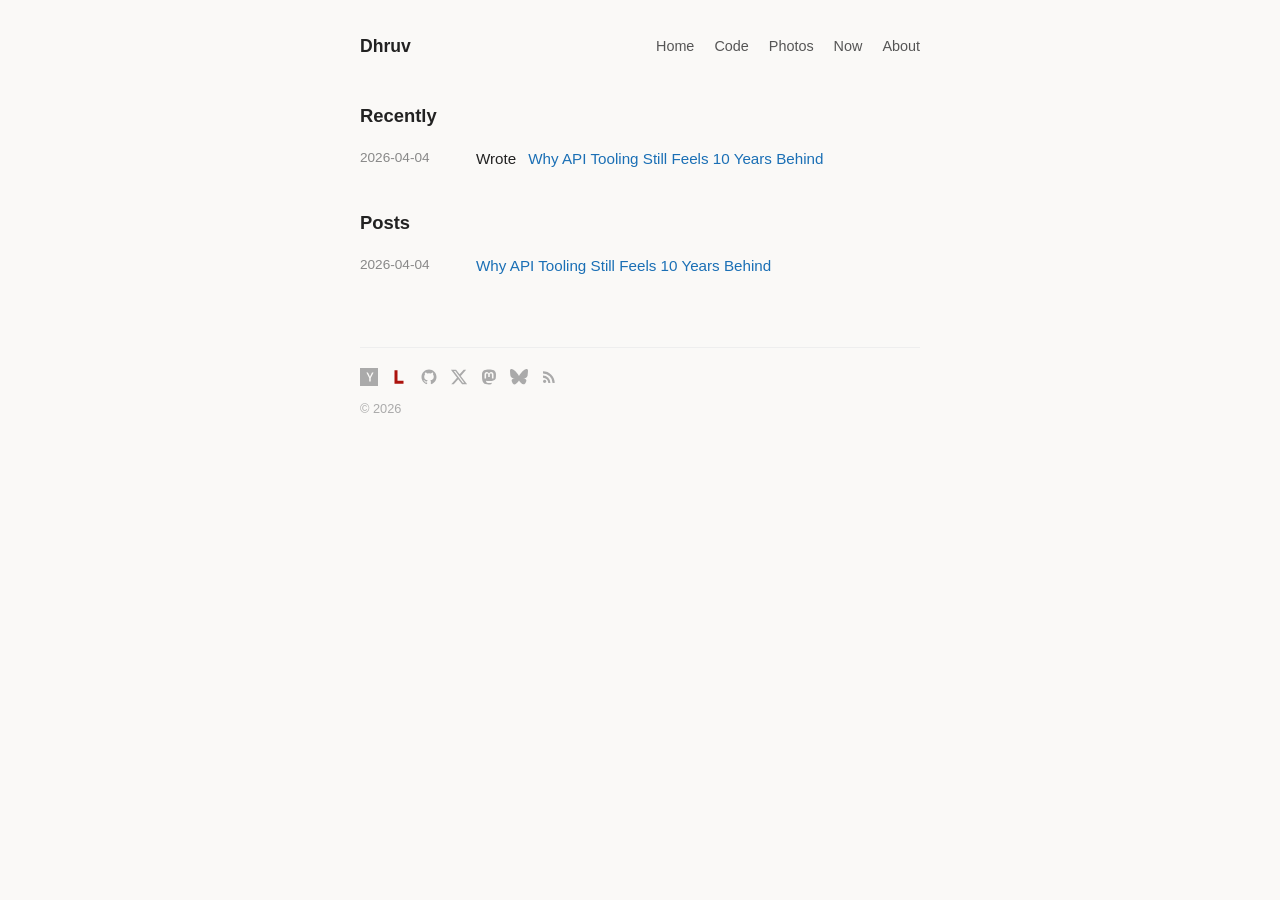
<file: index.html>
<!DOCTYPE html>
<html lang="en">
<head>
  <meta charset="utf-8">
  <meta name="viewport" content="width=device-width, initial-scale=1">
  <meta name="robots" content="index, follow, max-image-preview:large, max-snippet:-1, max-video-preview:-1">
  <meta name="google-site-verification" content="YOUR_VERIFICATION_CODE">
  <title>Dhruv</title>
  <meta name="description" content="Short posts about software, opinions, and photos.">
  <link rel="canonical" href="https://example.com/">
  <link rel="alternate" type="application/rss+xml" title="Dhruv" href="https://example.com/feed.xml">
  <link rel="icon" href="favicon.svg" type="image/svg+xml">
  <link rel="manifest" href="site.webmanifest">

  <!-- Open Graph -->
  <meta property="og:title" content="Dhruv">
  <meta property="og:description" content="Short posts about software, opinions, and photos.">
  <meta property="og:type" content="website">
  <meta property="og:url" content="https://example.com/">
  <meta property="og:site_name" content="Dhruv">
  <meta name="twitter:card" content="summary">
  <meta name="twitter:title" content="Dhruv">
  <meta name="twitter:description" content="Short posts about software, opinions, and photos.">
  <!-- JSON-LD -->
  <script type="application/ld+json">
  {
    "@context": "https://schema.org",
    "@type": "Blog",
    "name": "Dhruv",
    "url": "https://example.com",
    "description": "Short posts about software, opinions, and photos.",
    "author": {
      "@type": "Person",
      "name": "Dhruv",
      "url": "https://example.com/about.html"
    },
    "blogPost": [
      {
        "@type": "BlogPosting",
        "headline": "Why API Tooling Still Feels 10 Years Behind",
        "url": "https://example.com/posts/why-api-tooling-still-feels-10-years-behind.html",
        "datePublished": "2026-04-04"
      }
    ]
  }
  </script>
  <link rel="stylesheet" href="style.css">

</head>
<body>
  <nav>
    <a href="./" class="site-name">Dhruv</a>
    <div class="nav-links">
      <a href="./">Home</a>
      <a href="code.html">Code</a>
      <a href="photos/">Photos</a>
      <a href="now.html">Now</a>
      <a href="about.html">About</a>
    </div>
  </nav>

  <main>
    <h2>Recently</h2>
    <ul class="post-list">
      <li><time datetime="2026-04-04">2026-04-04</time> Wrote <a href="posts/why-api-tooling-still-feels-10-years-behind.html">Why API Tooling Still Feels 10 Years Behind</a></li>
    </ul>

    <h2>Posts</h2>
    <ul class="post-list">
      <li><time datetime="2026-04-04">2026-04-04</time> <a href="posts/why-api-tooling-still-feels-10-years-behind.html">Why API Tooling Still Feels 10 Years Behind</a></li>
    </ul>
  </main>

  <footer>
    <div class="social-links">
      <a href="https://news.ycombinator.com/user?id=dhruv3006" title="Hacker News"><svg viewBox="0 0 24 24"><path d="M0 0v24h24V0H0zm12.3 13.3l-3.8-7.2h2.1l2.7 5.4 2.7-5.4h2.1l-3.8 7.2v4.7h-2v-4.7z"/></svg></a>
      <a href="https://lobste.rs/u/dhruvp" title="Lobsters"><svg viewBox="0 0 24 24"><path d="M6 3h4v14h8v4H6V3z" fill="#ac130d"/></svg></a>
      <a href="https://github.com/dp1620" title="GitHub"><svg viewBox="0 0 24 24"><path d="M12 2C6.477 2 2 6.477 2 12c0 4.42 2.865 8.17 6.839 9.49.5.092.682-.217.682-.482 0-.237-.009-.866-.013-1.7-2.782.604-3.369-1.34-3.369-1.34-.454-1.156-1.11-1.463-1.11-1.463-.908-.62.069-.608.069-.608 1.003.07 1.531 1.03 1.531 1.03.892 1.529 2.341 1.087 2.91.831.092-.646.35-1.086.636-1.336-2.22-.253-4.555-1.11-4.555-4.943 0-1.091.39-1.984 1.029-2.683-.103-.253-.446-1.27.098-2.647 0 0 .84-.269 2.75 1.025A9.578 9.578 0 0112 6.836a9.59 9.59 0 012.504.337c1.909-1.294 2.747-1.025 2.747-1.025.546 1.377.203 2.394.1 2.647.64.699 1.028 1.592 1.028 2.683 0 3.842-2.339 4.687-4.566 4.935.359.309.678.919.678 1.852 0 1.336-.012 2.415-.012 2.743 0 .267.18.578.688.48C19.138 20.167 22 16.418 22 12c0-5.523-4.477-10-10-10z"/></svg></a>
      <a href="https://x.com/dhruv2038" title="X"><svg viewBox="0 0 24 24"><path d="M18.244 2.25h3.308l-7.227 8.26 8.502 11.24H16.17l-5.214-6.817L4.99 21.75H1.68l7.73-8.835L1.254 2.25H8.08l4.713 6.231zm-1.161 17.52h1.833L7.084 4.126H5.117z"/></svg></a>
      <a href="https://mastodon.social/@dhruv2038" title="Mastodon" rel="me"><svg viewBox="0 0 24 24"><path d="M21.327 8.566c0-4.339-2.843-5.61-2.843-5.61-1.433-.658-3.894-.935-6.451-.956h-.063c-2.557.021-5.016.298-6.45.956 0 0-2.843 1.272-2.843 5.61 0 .993-.019 2.181.012 3.441.103 4.243.778 8.425 4.701 9.463 1.809.479 3.362.579 4.612.51 2.268-.126 3.541-.809 3.541-.809l-.075-1.646s-1.621.511-3.441.449c-1.804-.062-3.707-.194-3.999-2.409a4.523 4.523 0 01-.04-.621s1.77.432 4.014.535c1.372.063 2.658-.08 3.965-.236 2.506-.299 4.688-1.843 4.962-3.254.431-2.223.396-5.424.396-5.424zm-3.353 5.59h-2.081V9.057c0-1.075-.452-1.62-1.357-1.62-1 0-1.501.647-1.501 1.927v2.791h-2.069V9.364c0-1.28-.501-1.927-1.502-1.927-.904 0-1.357.546-1.357 1.62v5.099H6.026V8.903c0-1.074.273-1.927.823-2.558.566-.631 1.307-.955 2.228-.955 1.065 0 1.872.41 2.405 1.228l.518.869.519-.869c.533-.818 1.34-1.228 2.405-1.228.92 0 1.662.324 2.228.955.549.631.822 1.484.822 2.558v5.253z"/></svg></a>
      <a href="https://bsky.app/profile/dp2038.bsky.social" title="Bluesky"><svg viewBox="0 0 24 24"><path d="M12 10.8c-1.087-2.114-4.046-6.053-6.798-7.995C2.566.944 1.561 1.266.902 1.565.139 1.908 0 3.08 0 3.768c0 .69.378 5.65.596 6.449.764 2.794 3.504 3.72 5.97 3.46-3.326.5-6.24 1.854-3.1 6.504C6.376 24.149 9.428 20.397 12 16.798c2.572 3.599 5.452 7.226 8.534 3.383 3.14-4.65.227-6.003-3.1-6.504 2.466.26 5.206-.666 5.97-3.46C23.622 9.418 24 4.458 24 3.768c0-.69-.139-1.861-.902-2.203-.659-.3-1.664-.62-4.3 1.24C16.046 4.748 13.087 8.687 12 10.8z"/></svg></a>
      <a href="feed.xml" title="RSS Feed"><svg viewBox="0 0 24 24"><path d="M6.18 15.64a2.18 2.18 0 0 1 2.18 2.18C8.36 19 7.38 20 6.18 20 5 20 4 19 4 17.82a2.18 2.18 0 0 1 2.18-2.18M4 4.44A15.56 15.56 0 0 1 19.56 20h-2.83A12.73 12.73 0 0 0 4 7.27V4.44m0 5.66a9.9 9.9 0 0 1 9.9 9.9h-2.83A7.07 7.07 0 0 0 4 12.93V10.1z"/></svg></a>
    </div>
    <p>&copy; 2026</p>
  </footer>
</body>
</html>
</file>
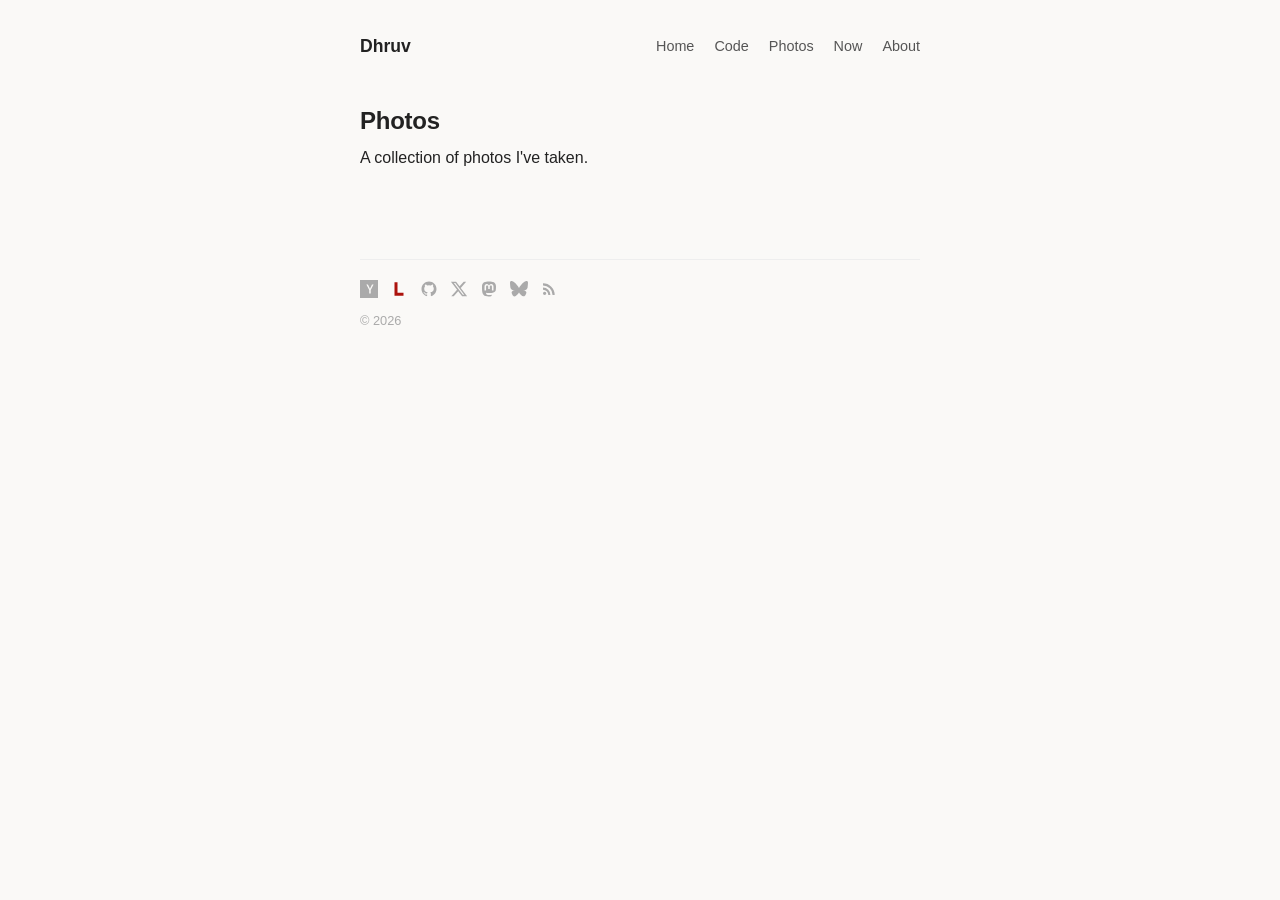
<file: photos/index.html>
<!DOCTYPE html>
<html lang="en">
<head>
  <meta charset="utf-8">
  <meta name="viewport" content="width=device-width, initial-scale=1">
  <meta name="robots" content="index, follow, max-image-preview:large, max-snippet:-1, max-video-preview:-1">
  <title>Photos - Dhruv</title>
  <meta name="description" content="A collection of photos I've taken.">
  <link rel="canonical" href="https://example.com/photos/">
  <link rel="alternate" type="application/rss+xml" title="Dhruv" href="https://example.com/feed.xml">
  <link rel="icon" href="../favicon.svg" type="image/svg+xml">
  <link rel="manifest" href="../site.webmanifest">

  <!-- Open Graph -->
  <meta property="og:title" content="Photos - Dhruv">
  <meta property="og:description" content="A collection of photos I've taken.">
  <meta property="og:type" content="website">
  <meta property="og:url" content="https://example.com/photos/">
  <meta property="og:site_name" content="Dhruv">
  <meta name="twitter:card" content="summary">
  <meta name="twitter:title" content="Photos - Dhruv">
  <meta name="twitter:description" content="A collection of photos I've taken.">
  <link rel="stylesheet" href="../style.css">

</head>
<body>
  <nav>
    <a href="../" class="site-name">Dhruv</a>
    <div class="nav-links">
      <a href="../">Home</a>
      <a href="../code.html">Code</a>
      <a href="./">Photos</a>
      <a href="../now.html">Now</a>
      <a href="../about.html">About</a>
    </div>
  </nav>

  <main>
    <h1>Photos</h1>
    <p>A collection of photos I've taken.</p>

    <div class="photo-grid">
    </div>
  </main>

  <footer>
    <div class="social-links">
      <a href="https://news.ycombinator.com/user?id=dhruv3006" title="Hacker News"><svg viewBox="0 0 24 24"><path d="M0 0v24h24V0H0zm12.3 13.3l-3.8-7.2h2.1l2.7 5.4 2.7-5.4h2.1l-3.8 7.2v4.7h-2v-4.7z"/></svg></a>
      <a href="https://lobste.rs/u/dhruvp" title="Lobsters"><svg viewBox="0 0 24 24"><path d="M6 3h4v14h8v4H6V3z" fill="#ac130d"/></svg></a>
      <a href="https://github.com/dp1620" title="GitHub"><svg viewBox="0 0 24 24"><path d="M12 2C6.477 2 2 6.477 2 12c0 4.42 2.865 8.17 6.839 9.49.5.092.682-.217.682-.482 0-.237-.009-.866-.013-1.7-2.782.604-3.369-1.34-3.369-1.34-.454-1.156-1.11-1.463-1.11-1.463-.908-.62.069-.608.069-.608 1.003.07 1.531 1.03 1.531 1.03.892 1.529 2.341 1.087 2.91.831.092-.646.35-1.086.636-1.336-2.22-.253-4.555-1.11-4.555-4.943 0-1.091.39-1.984 1.029-2.683-.103-.253-.446-1.27.098-2.647 0 0 .84-.269 2.75 1.025A9.578 9.578 0 0112 6.836a9.59 9.59 0 012.504.337c1.909-1.294 2.747-1.025 2.747-1.025.546 1.377.203 2.394.1 2.647.64.699 1.028 1.592 1.028 2.683 0 3.842-2.339 4.687-4.566 4.935.359.309.678.919.678 1.852 0 1.336-.012 2.415-.012 2.743 0 .267.18.578.688.48C19.138 20.167 22 16.418 22 12c0-5.523-4.477-10-10-10z"/></svg></a>
      <a href="https://x.com/dhruv2038" title="X"><svg viewBox="0 0 24 24"><path d="M18.244 2.25h3.308l-7.227 8.26 8.502 11.24H16.17l-5.214-6.817L4.99 21.75H1.68l7.73-8.835L1.254 2.25H8.08l4.713 6.231zm-1.161 17.52h1.833L7.084 4.126H5.117z"/></svg></a>
      <a href="https://mastodon.social/@dhruv2038" title="Mastodon" rel="me"><svg viewBox="0 0 24 24"><path d="M21.327 8.566c0-4.339-2.843-5.61-2.843-5.61-1.433-.658-3.894-.935-6.451-.956h-.063c-2.557.021-5.016.298-6.45.956 0 0-2.843 1.272-2.843 5.61 0 .993-.019 2.181.012 3.441.103 4.243.778 8.425 4.701 9.463 1.809.479 3.362.579 4.612.51 2.268-.126 3.541-.809 3.541-.809l-.075-1.646s-1.621.511-3.441.449c-1.804-.062-3.707-.194-3.999-2.409a4.523 4.523 0 01-.04-.621s1.77.432 4.014.535c1.372.063 2.658-.08 3.965-.236 2.506-.299 4.688-1.843 4.962-3.254.431-2.223.396-5.424.396-5.424zm-3.353 5.59h-2.081V9.057c0-1.075-.452-1.62-1.357-1.62-1 0-1.501.647-1.501 1.927v2.791h-2.069V9.364c0-1.28-.501-1.927-1.502-1.927-.904 0-1.357.546-1.357 1.62v5.099H6.026V8.903c0-1.074.273-1.927.823-2.558.566-.631 1.307-.955 2.228-.955 1.065 0 1.872.41 2.405 1.228l.518.869.519-.869c.533-.818 1.34-1.228 2.405-1.228.92 0 1.662.324 2.228.955.549.631.822 1.484.822 2.558v5.253z"/></svg></a>
      <a href="https://bsky.app/profile/dp2038.bsky.social" title="Bluesky"><svg viewBox="0 0 24 24"><path d="M12 10.8c-1.087-2.114-4.046-6.053-6.798-7.995C2.566.944 1.561 1.266.902 1.565.139 1.908 0 3.08 0 3.768c0 .69.378 5.65.596 6.449.764 2.794 3.504 3.72 5.97 3.46-3.326.5-6.24 1.854-3.1 6.504C6.376 24.149 9.428 20.397 12 16.798c2.572 3.599 5.452 7.226 8.534 3.383 3.14-4.65.227-6.003-3.1-6.504 2.466.26 5.206-.666 5.97-3.46C23.622 9.418 24 4.458 24 3.768c0-.69-.139-1.861-.902-2.203-.659-.3-1.664-.62-4.3 1.24C16.046 4.748 13.087 8.687 12 10.8z"/></svg></a>
      <a href="../feed.xml" title="RSS Feed"><svg viewBox="0 0 24 24"><path d="M6.18 15.64a2.18 2.18 0 0 1 2.18 2.18C8.36 19 7.38 20 6.18 20 5 20 4 19 4 17.82a2.18 2.18 0 0 1 2.18-2.18M4 4.44A15.56 15.56 0 0 1 19.56 20h-2.83A12.73 12.73 0 0 0 4 7.27V4.44m0 5.66a9.9 9.9 0 0 1 9.9 9.9h-2.83A7.07 7.07 0 0 0 4 12.93V10.1z"/></svg></a>
    </div>
    <p>&copy; 2026</p>
  </footer>
</body>
</html>
</file>
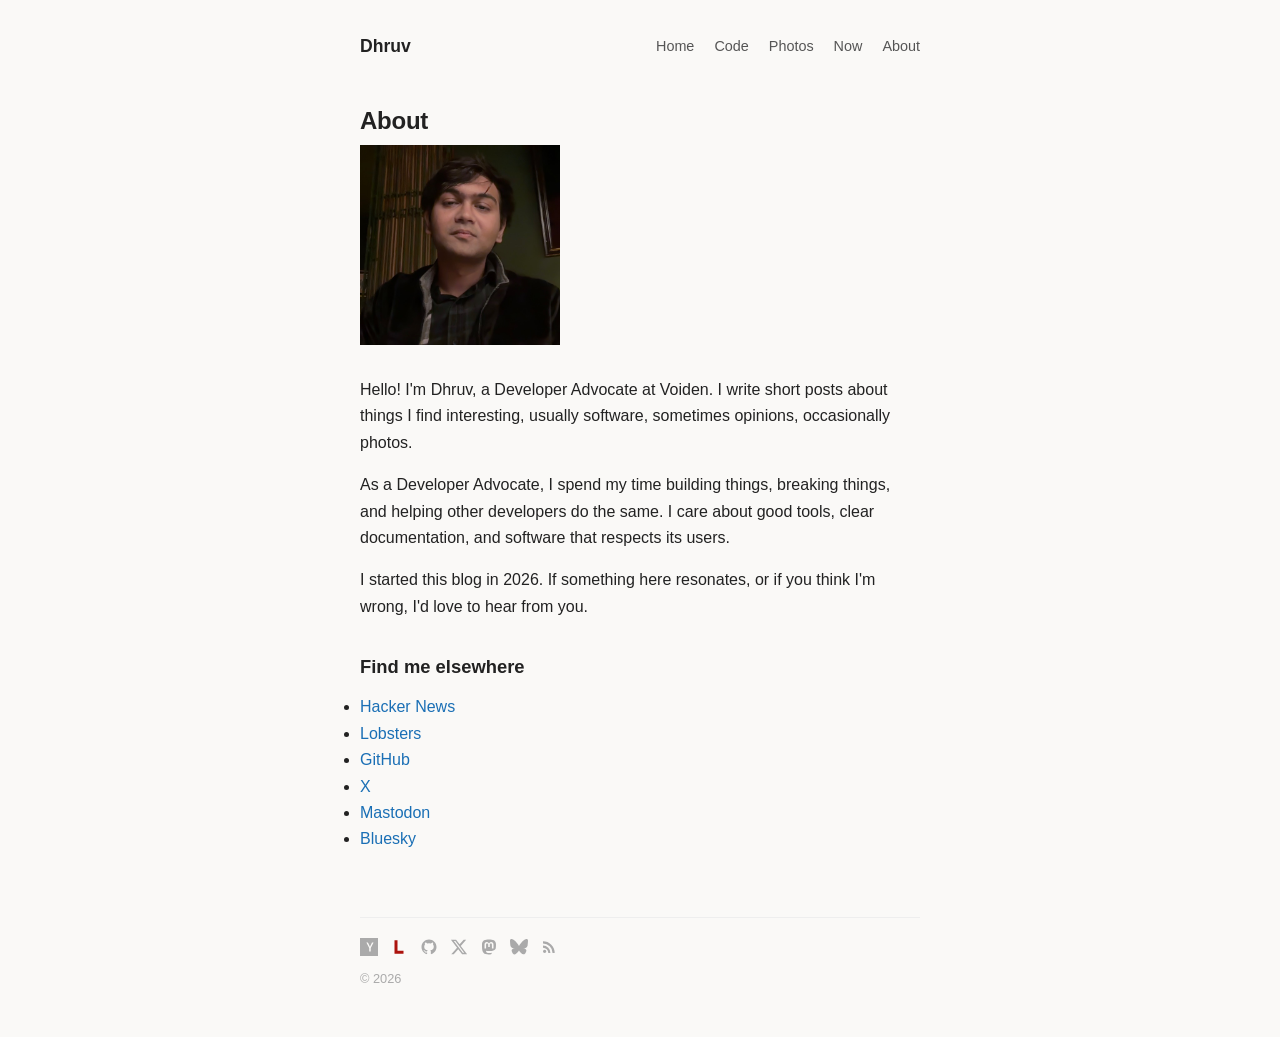
<file: about.html>
<!DOCTYPE html>
<html lang="en">
<head>
  <meta charset="utf-8">
  <meta name="viewport" content="width=device-width, initial-scale=1">
  <meta name="robots" content="index, follow, max-image-preview:large, max-snippet:-1, max-video-preview:-1">
  <title>About - Dhruv</title>
  <meta name="description" content="Dhruv, Developer Advocate at Voiden.">
  <link rel="canonical" href="https://example.com/about.html">
  <link rel="alternate" type="application/rss+xml" title="Dhruv" href="https://example.com/feed.xml">
  <link rel="icon" href="favicon.svg" type="image/svg+xml">
  <link rel="manifest" href="site.webmanifest">

  <!-- Open Graph -->
  <meta property="og:title" content="About - Dhruv">
  <meta property="og:description" content="Dhruv, Developer Advocate at Voiden.">
  <meta property="og:type" content="website">
  <meta property="og:url" content="https://example.com/about.html">
  <meta property="og:site_name" content="Dhruv">
  <meta name="twitter:card" content="summary">
  <meta name="twitter:title" content="About - Dhruv">
  <meta name="twitter:description" content="Dhruv, Developer Advocate at Voiden.">
  <!-- JSON-LD -->
  <script type="application/ld+json">
  {
    "@context": "https://schema.org",
    "@type": "Person",
    "name": "Dhruv",
    "url": "https://example.com/about.html",
    "sameAs": [
      "https://news.ycombinator.com/user?id=dhruv3006",
      "https://lobste.rs/u/dhruvp",
      "https://github.com/dp1620",
      "https://x.com/dhruv2038",
      "https://mastodon.social/@dhruv2038",
      "https://bsky.app/profile/dp2038.bsky.social"
    ]
  }
  </script>
  <link rel="stylesheet" href="style.css">

</head>
<body>
  <nav>
    <a href="./" class="site-name">Dhruv</a>
    <div class="nav-links">
      <a href="./">Home</a>
      <a href="code.html">Code</a>
      <a href="photos/">Photos</a>
      <a href="now.html">Now</a>
      <a href="about.html">About</a>
    </div>
  </nav>

  <main>
    <h1>About</h1>

    <img src="images/file.enc.jpeg" alt="Dhruv" style="max-width: 200px; margin-bottom: 1.5rem;">

    <p>Hello! I'm Dhruv, a Developer Advocate at Voiden. I write short posts about things I find interesting, usually software, sometimes opinions, occasionally photos.</p>

    <p>As a Developer Advocate, I spend my time building things, breaking things, and helping other developers do the same. I care about good tools, clear documentation, and software that respects its users.</p>

    <p>I started this blog in 2026. If something here resonates, or if you think I'm wrong, I'd love to hear from you.</p>

    <h2>Find me elsewhere</h2>
    <ul>
      <li><a href="https://news.ycombinator.com/user?id=dhruv3006">Hacker News</a></li>
      <li><a href="https://lobste.rs/u/dhruvp">Lobsters</a></li>
      <li><a href="https://github.com/dp1620">GitHub</a></li>
      <li><a href="https://x.com/dhruv2038">X</a></li>
      <li><a href="https://mastodon.social/@dhruv2038" rel="me">Mastodon</a></li>
      <li><a href="https://bsky.app/profile/dp2038.bsky.social">Bluesky</a></li>
    </ul>
  </main>

  <footer>
    <div class="social-links">
      <a href="https://news.ycombinator.com/user?id=dhruv3006" title="Hacker News"><svg viewBox="0 0 24 24"><path d="M0 0v24h24V0H0zm12.3 13.3l-3.8-7.2h2.1l2.7 5.4 2.7-5.4h2.1l-3.8 7.2v4.7h-2v-4.7z"/></svg></a>
      <a href="https://lobste.rs/u/dhruvp" title="Lobsters"><svg viewBox="0 0 24 24"><path d="M6 3h4v14h8v4H6V3z" fill="#ac130d"/></svg></a>
      <a href="https://github.com/dp1620" title="GitHub"><svg viewBox="0 0 24 24"><path d="M12 2C6.477 2 2 6.477 2 12c0 4.42 2.865 8.17 6.839 9.49.5.092.682-.217.682-.482 0-.237-.009-.866-.013-1.7-2.782.604-3.369-1.34-3.369-1.34-.454-1.156-1.11-1.463-1.11-1.463-.908-.62.069-.608.069-.608 1.003.07 1.531 1.03 1.531 1.03.892 1.529 2.341 1.087 2.91.831.092-.646.35-1.086.636-1.336-2.22-.253-4.555-1.11-4.555-4.943 0-1.091.39-1.984 1.029-2.683-.103-.253-.446-1.27.098-2.647 0 0 .84-.269 2.75 1.025A9.578 9.578 0 0112 6.836a9.59 9.59 0 012.504.337c1.909-1.294 2.747-1.025 2.747-1.025.546 1.377.203 2.394.1 2.647.64.699 1.028 1.592 1.028 2.683 0 3.842-2.339 4.687-4.566 4.935.359.309.678.919.678 1.852 0 1.336-.012 2.415-.012 2.743 0 .267.18.578.688.48C19.138 20.167 22 16.418 22 12c0-5.523-4.477-10-10-10z"/></svg></a>
      <a href="https://x.com/dhruv2038" title="X"><svg viewBox="0 0 24 24"><path d="M18.244 2.25h3.308l-7.227 8.26 8.502 11.24H16.17l-5.214-6.817L4.99 21.75H1.68l7.73-8.835L1.254 2.25H8.08l4.713 6.231zm-1.161 17.52h1.833L7.084 4.126H5.117z"/></svg></a>
      <a href="https://mastodon.social/@dhruv2038" title="Mastodon" rel="me"><svg viewBox="0 0 24 24"><path d="M21.327 8.566c0-4.339-2.843-5.61-2.843-5.61-1.433-.658-3.894-.935-6.451-.956h-.063c-2.557.021-5.016.298-6.45.956 0 0-2.843 1.272-2.843 5.61 0 .993-.019 2.181.012 3.441.103 4.243.778 8.425 4.701 9.463 1.809.479 3.362.579 4.612.51 2.268-.126 3.541-.809 3.541-.809l-.075-1.646s-1.621.511-3.441.449c-1.804-.062-3.707-.194-3.999-2.409a4.523 4.523 0 01-.04-.621s1.77.432 4.014.535c1.372.063 2.658-.08 3.965-.236 2.506-.299 4.688-1.843 4.962-3.254.431-2.223.396-5.424.396-5.424zm-3.353 5.59h-2.081V9.057c0-1.075-.452-1.62-1.357-1.62-1 0-1.501.647-1.501 1.927v2.791h-2.069V9.364c0-1.28-.501-1.927-1.502-1.927-.904 0-1.357.546-1.357 1.62v5.099H6.026V8.903c0-1.074.273-1.927.823-2.558.566-.631 1.307-.955 2.228-.955 1.065 0 1.872.41 2.405 1.228l.518.869.519-.869c.533-.818 1.34-1.228 2.405-1.228.92 0 1.662.324 2.228.955.549.631.822 1.484.822 2.558v5.253z"/></svg></a>
      <a href="https://bsky.app/profile/dp2038.bsky.social" title="Bluesky"><svg viewBox="0 0 24 24"><path d="M12 10.8c-1.087-2.114-4.046-6.053-6.798-7.995C2.566.944 1.561 1.266.902 1.565.139 1.908 0 3.08 0 3.768c0 .69.378 5.65.596 6.449.764 2.794 3.504 3.72 5.97 3.46-3.326.5-6.24 1.854-3.1 6.504C6.376 24.149 9.428 20.397 12 16.798c2.572 3.599 5.452 7.226 8.534 3.383 3.14-4.65.227-6.003-3.1-6.504 2.466.26 5.206-.666 5.97-3.46C23.622 9.418 24 4.458 24 3.768c0-.69-.139-1.861-.902-2.203-.659-.3-1.664-.62-4.3 1.24C16.046 4.748 13.087 8.687 12 10.8z"/></svg></a>
      <a href="feed.xml" title="RSS Feed"><svg viewBox="0 0 24 24"><path d="M6.18 15.64a2.18 2.18 0 0 1 2.18 2.18C8.36 19 7.38 20 6.18 20 5 20 4 19 4 17.82a2.18 2.18 0 0 1 2.18-2.18M4 4.44A15.56 15.56 0 0 1 19.56 20h-2.83A12.73 12.73 0 0 0 4 7.27V4.44m0 5.66a9.9 9.9 0 0 1 9.9 9.9h-2.83A7.07 7.07 0 0 0 4 12.93V10.1z"/></svg></a>
    </div>
    <p>&copy; 2026</p>
  </footer>
</body>
</html>
</file>
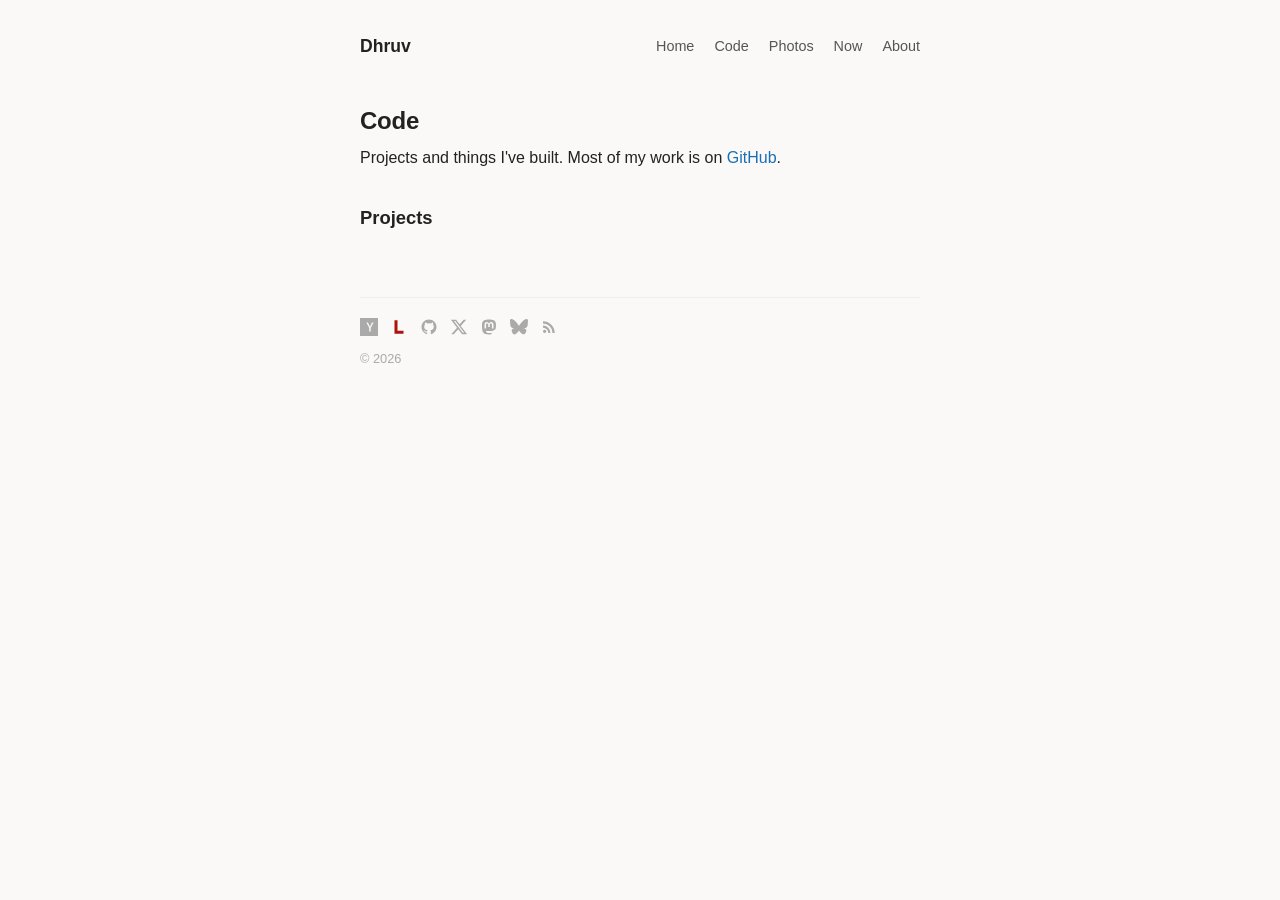
<file: code.html>
<!DOCTYPE html>
<html lang="en">
<head>
  <meta charset="utf-8">
  <meta name="viewport" content="width=device-width, initial-scale=1">
  <meta name="robots" content="index, follow, max-image-preview:large, max-snippet:-1, max-video-preview:-1">
  <title>Code - Dhruv</title>
  <meta name="description" content="Code and projects by Dhruv.">
  <link rel="canonical" href="https://example.com/code.html">
  <link rel="alternate" type="application/rss+xml" title="Dhruv" href="https://example.com/feed.xml">
  <link rel="icon" href="favicon.svg" type="image/svg+xml">
  <link rel="manifest" href="site.webmanifest">

  <!-- Open Graph -->
  <meta property="og:title" content="Code - Dhruv">
  <meta property="og:description" content="Code and projects by Dhruv.">
  <meta property="og:type" content="website">
  <meta property="og:url" content="https://example.com/code.html">
  <meta property="og:site_name" content="Dhruv">
  <meta name="twitter:card" content="summary">
  <meta name="twitter:title" content="Code - Dhruv">
  <meta name="twitter:description" content="Code and projects by Dhruv.">
  <link rel="stylesheet" href="style.css">

</head>
<body>
  <nav>
    <a href="./" class="site-name">Dhruv</a>
    <div class="nav-links">
      <a href="./">Home</a>
      <a href="code.html">Code</a>
      <a href="photos/">Photos</a>
      <a href="now.html">Now</a>
      <a href="about.html">About</a>
    </div>
  </nav>

  <main>
    <h1>Code</h1>
    <p>Projects and things I've built. Most of my work is on <a href="https://github.com/dp1620">GitHub</a>.</p>

    <h2>Projects</h2>
    <ul>
    </ul>
  </main>

  <footer>
    <div class="social-links">
      <a href="https://news.ycombinator.com/user?id=dhruv3006" title="Hacker News"><svg viewBox="0 0 24 24"><path d="M0 0v24h24V0H0zm12.3 13.3l-3.8-7.2h2.1l2.7 5.4 2.7-5.4h2.1l-3.8 7.2v4.7h-2v-4.7z"/></svg></a>
      <a href="https://lobste.rs/u/dhruvp" title="Lobsters"><svg viewBox="0 0 24 24"><path d="M6 3h4v14h8v4H6V3z" fill="#ac130d"/></svg></a>
      <a href="https://github.com/dp1620" title="GitHub"><svg viewBox="0 0 24 24"><path d="M12 2C6.477 2 2 6.477 2 12c0 4.42 2.865 8.17 6.839 9.49.5.092.682-.217.682-.482 0-.237-.009-.866-.013-1.7-2.782.604-3.369-1.34-3.369-1.34-.454-1.156-1.11-1.463-1.11-1.463-.908-.62.069-.608.069-.608 1.003.07 1.531 1.03 1.531 1.03.892 1.529 2.341 1.087 2.91.831.092-.646.35-1.086.636-1.336-2.22-.253-4.555-1.11-4.555-4.943 0-1.091.39-1.984 1.029-2.683-.103-.253-.446-1.27.098-2.647 0 0 .84-.269 2.75 1.025A9.578 9.578 0 0112 6.836a9.59 9.59 0 012.504.337c1.909-1.294 2.747-1.025 2.747-1.025.546 1.377.203 2.394.1 2.647.64.699 1.028 1.592 1.028 2.683 0 3.842-2.339 4.687-4.566 4.935.359.309.678.919.678 1.852 0 1.336-.012 2.415-.012 2.743 0 .267.18.578.688.48C19.138 20.167 22 16.418 22 12c0-5.523-4.477-10-10-10z"/></svg></a>
      <a href="https://x.com/dhruv2038" title="X"><svg viewBox="0 0 24 24"><path d="M18.244 2.25h3.308l-7.227 8.26 8.502 11.24H16.17l-5.214-6.817L4.99 21.75H1.68l7.73-8.835L1.254 2.25H8.08l4.713 6.231zm-1.161 17.52h1.833L7.084 4.126H5.117z"/></svg></a>
      <a href="https://mastodon.social/@dhruv2038" title="Mastodon" rel="me"><svg viewBox="0 0 24 24"><path d="M21.327 8.566c0-4.339-2.843-5.61-2.843-5.61-1.433-.658-3.894-.935-6.451-.956h-.063c-2.557.021-5.016.298-6.45.956 0 0-2.843 1.272-2.843 5.61 0 .993-.019 2.181.012 3.441.103 4.243.778 8.425 4.701 9.463 1.809.479 3.362.579 4.612.51 2.268-.126 3.541-.809 3.541-.809l-.075-1.646s-1.621.511-3.441.449c-1.804-.062-3.707-.194-3.999-2.409a4.523 4.523 0 01-.04-.621s1.77.432 4.014.535c1.372.063 2.658-.08 3.965-.236 2.506-.299 4.688-1.843 4.962-3.254.431-2.223.396-5.424.396-5.424zm-3.353 5.59h-2.081V9.057c0-1.075-.452-1.62-1.357-1.62-1 0-1.501.647-1.501 1.927v2.791h-2.069V9.364c0-1.28-.501-1.927-1.502-1.927-.904 0-1.357.546-1.357 1.62v5.099H6.026V8.903c0-1.074.273-1.927.823-2.558.566-.631 1.307-.955 2.228-.955 1.065 0 1.872.41 2.405 1.228l.518.869.519-.869c.533-.818 1.34-1.228 2.405-1.228.92 0 1.662.324 2.228.955.549.631.822 1.484.822 2.558v5.253z"/></svg></a>
      <a href="https://bsky.app/profile/dp2038.bsky.social" title="Bluesky"><svg viewBox="0 0 24 24"><path d="M12 10.8c-1.087-2.114-4.046-6.053-6.798-7.995C2.566.944 1.561 1.266.902 1.565.139 1.908 0 3.08 0 3.768c0 .69.378 5.65.596 6.449.764 2.794 3.504 3.72 5.97 3.46-3.326.5-6.24 1.854-3.1 6.504C6.376 24.149 9.428 20.397 12 16.798c2.572 3.599 5.452 7.226 8.534 3.383 3.14-4.65.227-6.003-3.1-6.504 2.466.26 5.206-.666 5.97-3.46C23.622 9.418 24 4.458 24 3.768c0-.69-.139-1.861-.902-2.203-.659-.3-1.664-.62-4.3 1.24C16.046 4.748 13.087 8.687 12 10.8z"/></svg></a>
      <a href="feed.xml" title="RSS Feed"><svg viewBox="0 0 24 24"><path d="M6.18 15.64a2.18 2.18 0 0 1 2.18 2.18C8.36 19 7.38 20 6.18 20 5 20 4 19 4 17.82a2.18 2.18 0 0 1 2.18-2.18M4 4.44A15.56 15.56 0 0 1 19.56 20h-2.83A12.73 12.73 0 0 0 4 7.27V4.44m0 5.66a9.9 9.9 0 0 1 9.9 9.9h-2.83A7.07 7.07 0 0 0 4 12.93V10.1z"/></svg></a>
    </div>
    <p>&copy; 2026</p>
  </footer>
</body>
</html>
</file>
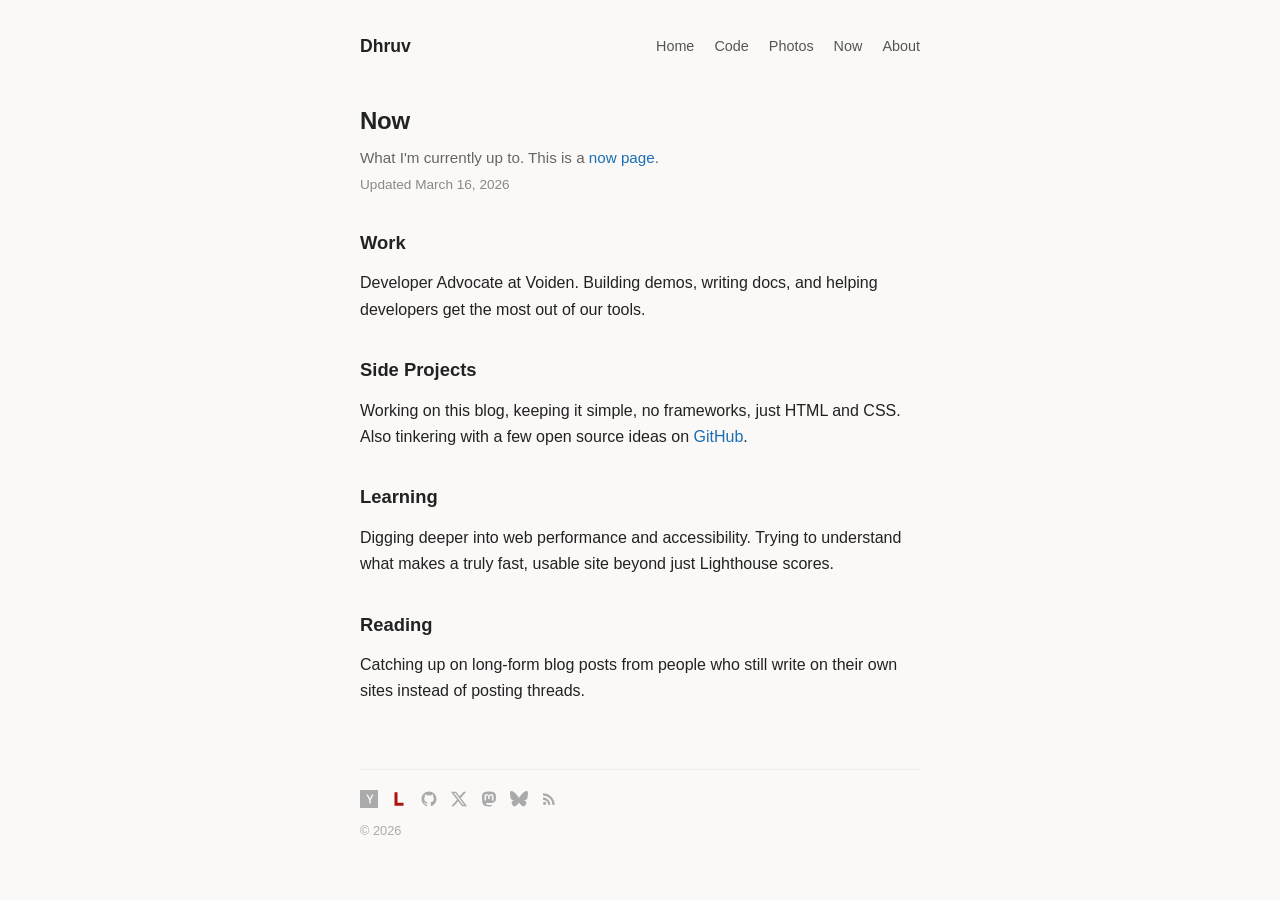
<file: now.html>
<!DOCTYPE html>
<html lang="en">
<head>
  <meta charset="utf-8">
  <meta name="viewport" content="width=device-width, initial-scale=1">
  <meta name="robots" content="index, follow, max-image-preview:large, max-snippet:-1, max-video-preview:-1">
  <title>Now - Dhruv</title>
  <meta name="description" content="What I'm doing now. Inspired by nownownow.com.">
  <link rel="canonical" href="https://example.com/now.html">
  <link rel="alternate" type="application/rss+xml" title="Dhruv" href="https://example.com/feed.xml">
  <link rel="icon" href="favicon.svg" type="image/svg+xml">
  <link rel="manifest" href="site.webmanifest">

  <!-- Open Graph -->
  <meta property="og:title" content="Now - Dhruv">
  <meta property="og:description" content="What I'm doing now. Inspired by nownownow.com.">
  <meta property="og:type" content="website">
  <meta property="og:url" content="https://example.com/now.html">
  <meta property="og:site_name" content="Dhruv">
  <meta name="twitter:card" content="summary">
  <meta name="twitter:title" content="Now - Dhruv">
  <meta name="twitter:description" content="What I'm doing now. Inspired by nownownow.com.">
  <!-- JSON-LD -->
  <script type="application/ld+json">
  {
    "@context": "https://schema.org",
    "@type": "WebPage",
    "name": "Now",
    "url": "https://example.com/now.html",
    "description": "What I'm doing now.",
    "author": {
      "@type": "Person",
      "name": "Dhruv"
    }
  }
  </script>
  <link rel="stylesheet" href="style.css">

</head>
<body>
  <nav>
    <a href="./" class="site-name">Dhruv</a>
    <div class="nav-links">
      <a href="./">Home</a>
      <a href="code.html">Code</a>
      <a href="photos/">Photos</a>
      <a href="now.html">Now</a>
      <a href="about.html">About</a>
    </div>
  </nav>

  <main>
    <h1>Now</h1>
    <p class="subtitle">What I'm currently up to. This is a <a href="https://nownownow.com/about">now page</a>.</p>
    <time datetime="2026-03-16">Updated March 16, 2026</time>

    <h2>Work</h2>
    <p>Developer Advocate at Voiden. Building demos, writing docs, and helping developers get the most out of our tools.</p>

    <h2>Side Projects</h2>
    <p>Working on this blog, keeping it simple, no frameworks, just HTML and CSS. Also tinkering with a few open source ideas on <a href="https://github.com/dp1620">GitHub</a>.</p>

    <h2>Learning</h2>
    <p>Digging deeper into web performance and accessibility. Trying to understand what makes a truly fast, usable site beyond just Lighthouse scores.</p>

    <h2>Reading</h2>
    <p>Catching up on long-form blog posts from people who still write on their own sites instead of posting threads.</p>
  </main>

  <footer>
    <div class="social-links">
      <a href="https://news.ycombinator.com/user?id=dhruv3006" title="Hacker News"><svg viewBox="0 0 24 24"><path d="M0 0v24h24V0H0zm12.3 13.3l-3.8-7.2h2.1l2.7 5.4 2.7-5.4h2.1l-3.8 7.2v4.7h-2v-4.7z"/></svg></a>
      <a href="https://lobste.rs/u/dhruvp" title="Lobsters"><svg viewBox="0 0 24 24"><path d="M6 3h4v14h8v4H6V3z" fill="#ac130d"/></svg></a>
      <a href="https://github.com/dp1620" title="GitHub"><svg viewBox="0 0 24 24"><path d="M12 2C6.477 2 2 6.477 2 12c0 4.42 2.865 8.17 6.839 9.49.5.092.682-.217.682-.482 0-.237-.009-.866-.013-1.7-2.782.604-3.369-1.34-3.369-1.34-.454-1.156-1.11-1.463-1.11-1.463-.908-.62.069-.608.069-.608 1.003.07 1.531 1.03 1.531 1.03.892 1.529 2.341 1.087 2.91.831.092-.646.35-1.086.636-1.336-2.22-.253-4.555-1.11-4.555-4.943 0-1.091.39-1.984 1.029-2.683-.103-.253-.446-1.27.098-2.647 0 0 .84-.269 2.75 1.025A9.578 9.578 0 0112 6.836a9.59 9.59 0 012.504.337c1.909-1.294 2.747-1.025 2.747-1.025.546 1.377.203 2.394.1 2.647.64.699 1.028 1.592 1.028 2.683 0 3.842-2.339 4.687-4.566 4.935.359.309.678.919.678 1.852 0 1.336-.012 2.415-.012 2.743 0 .267.18.578.688.48C19.138 20.167 22 16.418 22 12c0-5.523-4.477-10-10-10z"/></svg></a>
      <a href="https://x.com/dhruv2038" title="X"><svg viewBox="0 0 24 24"><path d="M18.244 2.25h3.308l-7.227 8.26 8.502 11.24H16.17l-5.214-6.817L4.99 21.75H1.68l7.73-8.835L1.254 2.25H8.08l4.713 6.231zm-1.161 17.52h1.833L7.084 4.126H5.117z"/></svg></a>
      <a href="https://mastodon.social/@dhruv2038" title="Mastodon" rel="me"><svg viewBox="0 0 24 24"><path d="M21.327 8.566c0-4.339-2.843-5.61-2.843-5.61-1.433-.658-3.894-.935-6.451-.956h-.063c-2.557.021-5.016.298-6.45.956 0 0-2.843 1.272-2.843 5.61 0 .993-.019 2.181.012 3.441.103 4.243.778 8.425 4.701 9.463 1.809.479 3.362.579 4.612.51 2.268-.126 3.541-.809 3.541-.809l-.075-1.646s-1.621.511-3.441.449c-1.804-.062-3.707-.194-3.999-2.409a4.523 4.523 0 01-.04-.621s1.77.432 4.014.535c1.372.063 2.658-.08 3.965-.236 2.506-.299 4.688-1.843 4.962-3.254.431-2.223.396-5.424.396-5.424zm-3.353 5.59h-2.081V9.057c0-1.075-.452-1.62-1.357-1.62-1 0-1.501.647-1.501 1.927v2.791h-2.069V9.364c0-1.28-.501-1.927-1.502-1.927-.904 0-1.357.546-1.357 1.62v5.099H6.026V8.903c0-1.074.273-1.927.823-2.558.566-.631 1.307-.955 2.228-.955 1.065 0 1.872.41 2.405 1.228l.518.869.519-.869c.533-.818 1.34-1.228 2.405-1.228.92 0 1.662.324 2.228.955.549.631.822 1.484.822 2.558v5.253z"/></svg></a>
      <a href="https://bsky.app/profile/dp2038.bsky.social" title="Bluesky"><svg viewBox="0 0 24 24"><path d="M12 10.8c-1.087-2.114-4.046-6.053-6.798-7.995C2.566.944 1.561 1.266.902 1.565.139 1.908 0 3.08 0 3.768c0 .69.378 5.65.596 6.449.764 2.794 3.504 3.72 5.97 3.46-3.326.5-6.24 1.854-3.1 6.504C6.376 24.149 9.428 20.397 12 16.798c2.572 3.599 5.452 7.226 8.534 3.383 3.14-4.65.227-6.003-3.1-6.504 2.466.26 5.206-.666 5.97-3.46C23.622 9.418 24 4.458 24 3.768c0-.69-.139-1.861-.902-2.203-.659-.3-1.664-.62-4.3 1.24C16.046 4.748 13.087 8.687 12 10.8z"/></svg></a>
      <a href="feed.xml" title="RSS Feed"><svg viewBox="0 0 24 24"><path d="M6.18 15.64a2.18 2.18 0 0 1 2.18 2.18C8.36 19 7.38 20 6.18 20 5 20 4 19 4 17.82a2.18 2.18 0 0 1 2.18-2.18M4 4.44A15.56 15.56 0 0 1 19.56 20h-2.83A12.73 12.73 0 0 0 4 7.27V4.44m0 5.66a9.9 9.9 0 0 1 9.9 9.9h-2.83A7.07 7.07 0 0 0 4 12.93V10.1z"/></svg></a>
    </div>
    <p>&copy; 2026</p>
  </footer>
</body>
</html>
</file>
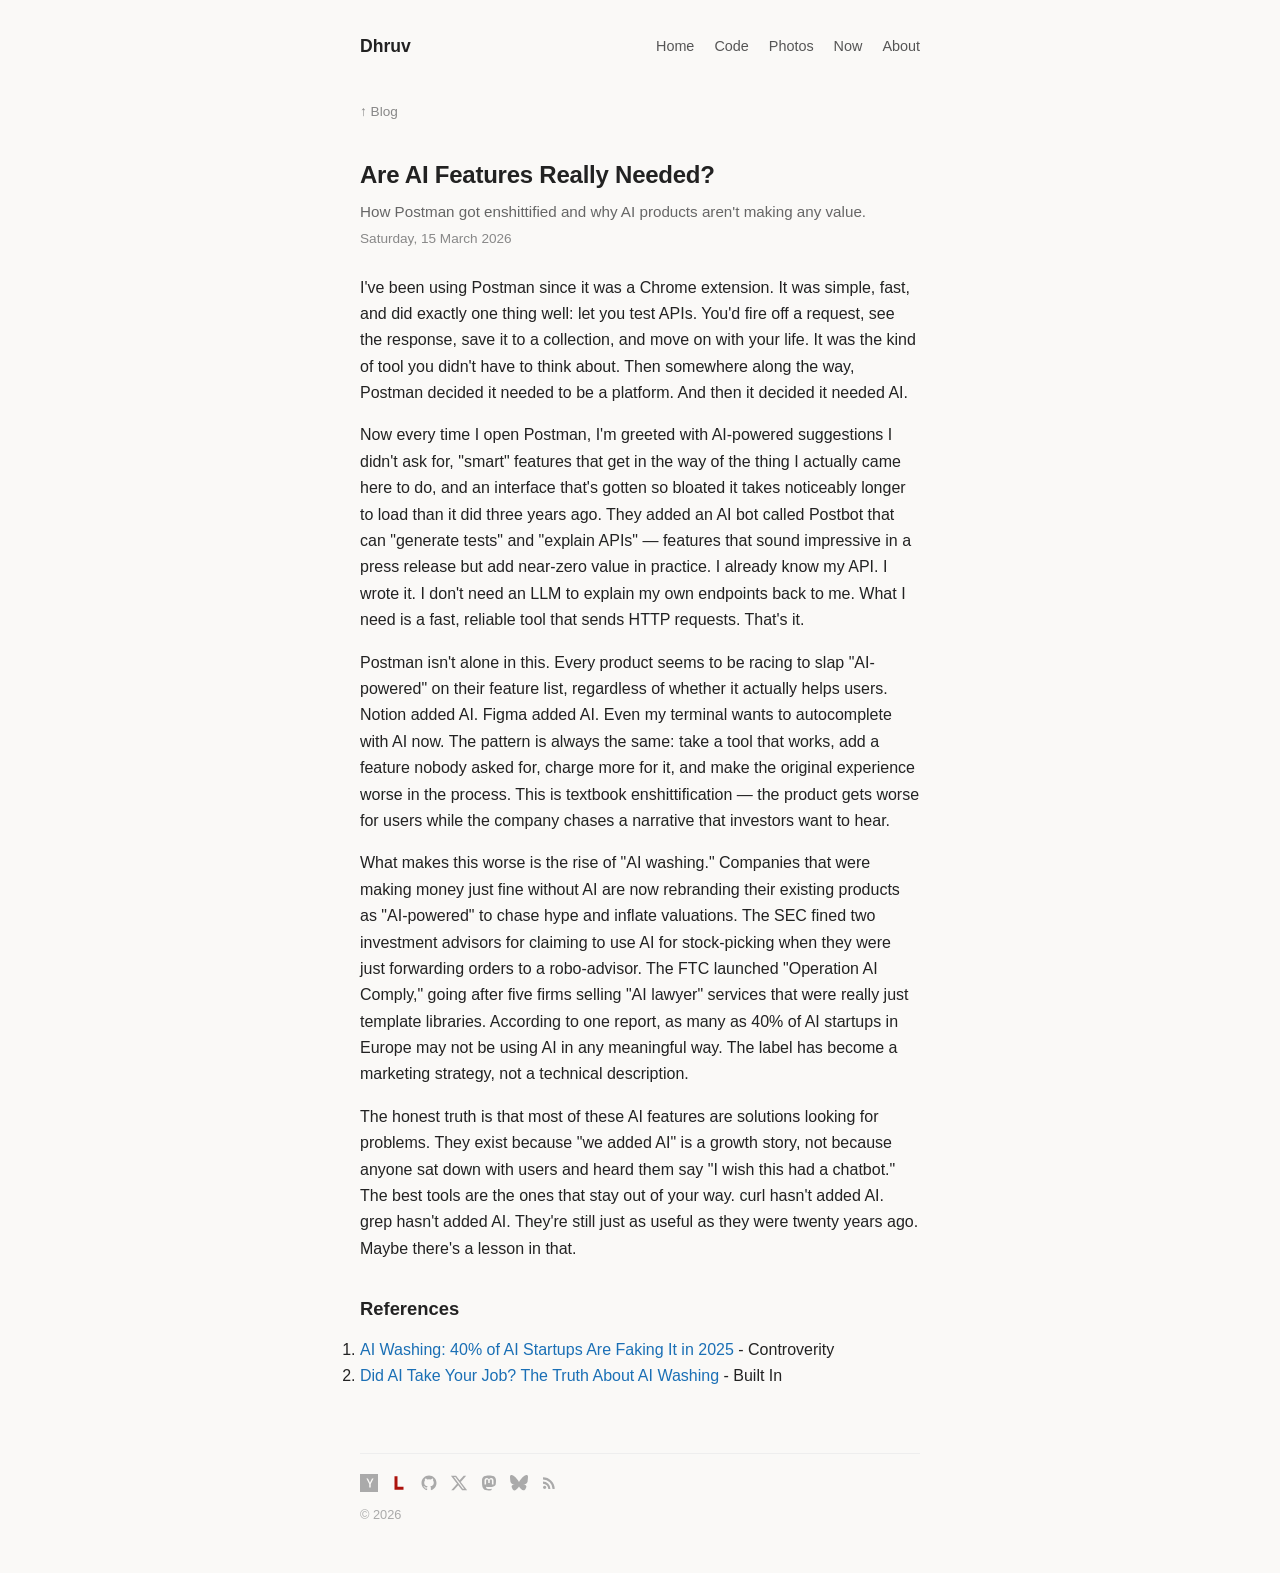
<file: posts/are-ai-features-really-needed.html>
<!DOCTYPE html>
<html lang="en">
<head>
  <meta charset="utf-8">
  <meta name="viewport" content="width=device-width, initial-scale=1">
  <meta name="robots" content="index, follow, max-image-preview:large, max-snippet:-1, max-video-preview:-1">
  <title>Are AI Features Really Needed? - Dhruv</title>
  <meta name="description" content="How Postman got enshittified and why AI products aren't making any value.">
  <link rel="canonical" href="https://example.com/posts/are-ai-features-really-needed.html">
  <link rel="alternate" type="application/rss+xml" title="Dhruv" href="https://example.com/feed.xml">
  <link rel="icon" href="../favicon.svg" type="image/svg+xml">
  <link rel="manifest" href="../site.webmanifest">

  <!-- Open Graph -->
  <meta property="og:title" content="Are AI Features Really Needed?">
  <meta property="og:description" content="How Postman got enshittified and why AI products aren't making any value.">
  <meta property="og:type" content="article">
  <meta property="og:url" content="https://example.com/posts/are-ai-features-really-needed.html">
  <meta property="og:site_name" content="Dhruv">
  <meta property="article:published_time" content="2026-03-15">
  <meta property="article:author" content="https://example.com/about.html">
  <meta name="twitter:card" content="summary">
  <meta name="twitter:title" content="Are AI Features Really Needed?">
  <meta name="twitter:description" content="How Postman got enshittified and why AI products aren't making any value.">
  <!-- JSON-LD -->
  <script type="application/ld+json">
  {
    "@context": "https://schema.org",
    "@type": "BlogPosting",
    "headline": "Are AI Features Really Needed?",
    "description": "How Postman got enshittified and why AI products aren't making any value.",
    "url": "https://example.com/posts/are-ai-features-really-needed.html",
    "datePublished": "2026-03-15",
    "author": {
      "@type": "Person",
      "name": "Dhruv",
      "url": "https://example.com/about.html"
    },
    "publisher": {
      "@type": "Person",
      "name": "Dhruv"
    },
    "mainEntityOfPage": {
      "@type": "WebPage",
      "@id": "https://example.com/posts/are-ai-features-really-needed.html"
    }
  }
  </script>
  <link rel="stylesheet" href="../style.css">

</head>
<body>
  <nav>
    <a href="../" class="site-name">Dhruv</a>
    <div class="nav-links">
      <a href="../">Home</a>
      <a href="../code.html">Code</a>
      <a href="../photos/">Photos</a>
      <a href="../now.html">Now</a>
      <a href="../about.html">About</a>
    </div>
  </nav>

  <main>
    <div class="post-nav">
      <span><a href="../">&uarr; Blog</a></span>
    </div>

    <h1>Are AI Features Really Needed?</h1>
    <p class="subtitle">How Postman got enshittified and why AI products aren't making any value.</p>
    <time datetime="2026-03-15">Saturday, 15 March 2026</time>

    <div class="post-body">
      <p>I've been using Postman since it was a Chrome extension. It was simple, fast, and did exactly one thing well: let you test APIs. You'd fire off a request, see the response, save it to a collection, and move on with your life. It was the kind of tool you didn't have to think about. Then somewhere along the way, Postman decided it needed to be a platform. And then it decided it needed AI.</p>

      <p>Now every time I open Postman, I'm greeted with AI-powered suggestions I didn't ask for, "smart" features that get in the way of the thing I actually came here to do, and an interface that's gotten so bloated it takes noticeably longer to load than it did three years ago. They added an AI bot called Postbot that can "generate tests" and "explain APIs" — features that sound impressive in a press release but add near-zero value in practice. I already know my API. I wrote it. I don't need an LLM to explain my own endpoints back to me. What I need is a fast, reliable tool that sends HTTP requests. That's it.</p>

      <p>Postman isn't alone in this. Every product seems to be racing to slap "AI-powered" on their feature list, regardless of whether it actually helps users. Notion added AI. Figma added AI. Even my terminal wants to autocomplete with AI now. The pattern is always the same: take a tool that works, add a feature nobody asked for, charge more for it, and make the original experience worse in the process. This is textbook enshittification — the product gets worse for users while the company chases a narrative that investors want to hear.</p>

      <p>What makes this worse is the rise of "AI washing." Companies that were making money just fine without AI are now rebranding their existing products as "AI-powered" to chase hype and inflate valuations. The SEC fined two investment advisors for claiming to use AI for stock-picking when they were just forwarding orders to a robo-advisor. The FTC launched "Operation AI Comply," going after five firms selling "AI lawyer" services that were really just template libraries. According to one report, as many as 40% of AI startups in Europe may not be using AI in any meaningful way. The label has become a marketing strategy, not a technical description.</p>

      <p>The honest truth is that most of these AI features are solutions looking for problems. They exist because "we added AI" is a growth story, not because anyone sat down with users and heard them say "I wish this had a chatbot." The best tools are the ones that stay out of your way. curl hasn't added AI. grep hasn't added AI. They're still just as useful as they were twenty years ago. Maybe there's a lesson in that.</p>

      <h2>References</h2>
      <ol>
        <li><a href="https://controverity.com/2025/08/18/ai-washing-40-of-ai-startups-are-faking-it-in-2025/">AI Washing: 40% of AI Startups Are Faking It in 2025</a> - Controverity</li>
        <li><a href="https://builtin.com/articles/ai-washing-layoffs">Did AI Take Your Job? The Truth About AI Washing</a> - Built In</li>
      </ol>
    </div>
  </main>

  <footer>
    <div class="social-links">
      <a href="https://news.ycombinator.com/user?id=dhruv3006" title="Hacker News"><svg viewBox="0 0 24 24"><path d="M0 0v24h24V0H0zm12.3 13.3l-3.8-7.2h2.1l2.7 5.4 2.7-5.4h2.1l-3.8 7.2v4.7h-2v-4.7z"/></svg></a>
      <a href="https://lobste.rs/u/dhruvp" title="Lobsters"><svg viewBox="0 0 24 24"><path d="M6 3h4v14h8v4H6V3z" fill="#ac130d"/></svg></a>
      <a href="https://github.com/dp1620" title="GitHub"><svg viewBox="0 0 24 24"><path d="M12 2C6.477 2 2 6.477 2 12c0 4.42 2.865 8.17 6.839 9.49.5.092.682-.217.682-.482 0-.237-.009-.866-.013-1.7-2.782.604-3.369-1.34-3.369-1.34-.454-1.156-1.11-1.463-1.11-1.463-.908-.62.069-.608.069-.608 1.003.07 1.531 1.03 1.531 1.03.892 1.529 2.341 1.087 2.91.831.092-.646.35-1.086.636-1.336-2.22-.253-4.555-1.11-4.555-4.943 0-1.091.39-1.984 1.029-2.683-.103-.253-.446-1.27.098-2.647 0 0 .84-.269 2.75 1.025A9.578 9.578 0 0112 6.836a9.59 9.59 0 012.504.337c1.909-1.294 2.747-1.025 2.747-1.025.546 1.377.203 2.394.1 2.647.64.699 1.028 1.592 1.028 2.683 0 3.842-2.339 4.687-4.566 4.935.359.309.678.919.678 1.852 0 1.336-.012 2.415-.012 2.743 0 .267.18.578.688.48C19.138 20.167 22 16.418 22 12c0-5.523-4.477-10-10-10z"/></svg></a>
      <a href="https://x.com/dhruv2038" title="X"><svg viewBox="0 0 24 24"><path d="M18.244 2.25h3.308l-7.227 8.26 8.502 11.24H16.17l-5.214-6.817L4.99 21.75H1.68l7.73-8.835L1.254 2.25H8.08l4.713 6.231zm-1.161 17.52h1.833L7.084 4.126H5.117z"/></svg></a>
      <a href="https://mastodon.social/@dhruv2038" title="Mastodon" rel="me"><svg viewBox="0 0 24 24"><path d="M21.327 8.566c0-4.339-2.843-5.61-2.843-5.61-1.433-.658-3.894-.935-6.451-.956h-.063c-2.557.021-5.016.298-6.45.956 0 0-2.843 1.272-2.843 5.61 0 .993-.019 2.181.012 3.441.103 4.243.778 8.425 4.701 9.463 1.809.479 3.362.579 4.612.51 2.268-.126 3.541-.809 3.541-.809l-.075-1.646s-1.621.511-3.441.449c-1.804-.062-3.707-.194-3.999-2.409a4.523 4.523 0 01-.04-.621s1.77.432 4.014.535c1.372.063 2.658-.08 3.965-.236 2.506-.299 4.688-1.843 4.962-3.254.431-2.223.396-5.424.396-5.424zm-3.353 5.59h-2.081V9.057c0-1.075-.452-1.62-1.357-1.62-1 0-1.501.647-1.501 1.927v2.791h-2.069V9.364c0-1.28-.501-1.927-1.502-1.927-.904 0-1.357.546-1.357 1.62v5.099H6.026V8.903c0-1.074.273-1.927.823-2.558.566-.631 1.307-.955 2.228-.955 1.065 0 1.872.41 2.405 1.228l.518.869.519-.869c.533-.818 1.34-1.228 2.405-1.228.92 0 1.662.324 2.228.955.549.631.822 1.484.822 2.558v5.253z"/></svg></a>
      <a href="https://bsky.app/profile/dp2038.bsky.social" title="Bluesky"><svg viewBox="0 0 24 24"><path d="M12 10.8c-1.087-2.114-4.046-6.053-6.798-7.995C2.566.944 1.561 1.266.902 1.565.139 1.908 0 3.08 0 3.768c0 .69.378 5.65.596 6.449.764 2.794 3.504 3.72 5.97 3.46-3.326.5-6.24 1.854-3.1 6.504C6.376 24.149 9.428 20.397 12 16.798c2.572 3.599 5.452 7.226 8.534 3.383 3.14-4.65.227-6.003-3.1-6.504 2.466.26 5.206-.666 5.97-3.46C23.622 9.418 24 4.458 24 3.768c0-.69-.139-1.861-.902-2.203-.659-.3-1.664-.62-4.3 1.24C16.046 4.748 13.087 8.687 12 10.8z"/></svg></a>
      <a href="../feed.xml" title="RSS Feed"><svg viewBox="0 0 24 24"><path d="M6.18 15.64a2.18 2.18 0 0 1 2.18 2.18C8.36 19 7.38 20 6.18 20 5 20 4 19 4 17.82a2.18 2.18 0 0 1 2.18-2.18M4 4.44A15.56 15.56 0 0 1 19.56 20h-2.83A12.73 12.73 0 0 0 4 7.27V4.44m0 5.66a9.9 9.9 0 0 1 9.9 9.9h-2.83A7.07 7.07 0 0 0 4 12.93V10.1z"/></svg></a>
    </div>
    <p>&copy; 2026</p>
  </footer>
</body>
</html>
</file>
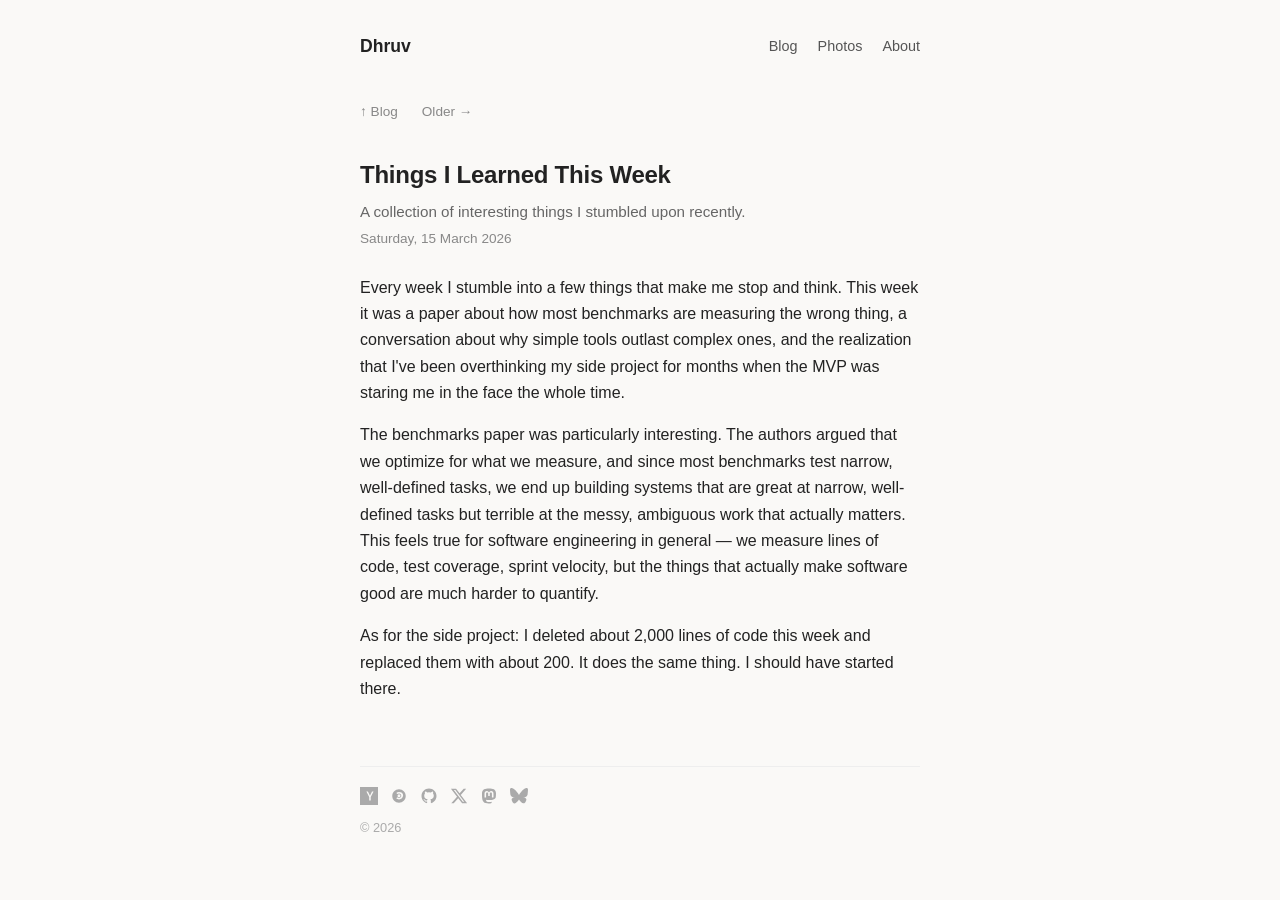
<file: posts/things-i-learned.html>
<!DOCTYPE html>
<html lang="en">
<head>
  <meta charset="utf-8">
  <meta name="viewport" content="width=device-width, initial-scale=1">
  <meta name="robots" content="index, follow, max-image-preview:large, max-snippet:-1, max-video-preview:-1">
  <title>Things I Learned This Week - Dhruv</title>
  <meta name="description" content="A collection of interesting things I stumbled upon recently.">
  <link rel="canonical" href="https://example.com/posts/things-i-learned.html">
  <link rel="alternate" type="application/rss+xml" title="Dhruv" href="https://example.com/feed.xml">
  <link rel="icon" href="../favicon.svg" type="image/svg+xml">
  <link rel="manifest" href="../site.webmanifest">
  <link rel="preconnect" href="https://www.googletagmanager.com">
  <!-- Open Graph -->
  <meta property="og:title" content="Things I Learned This Week">
  <meta property="og:description" content="A collection of interesting things I stumbled upon recently.">
  <meta property="og:type" content="article">
  <meta property="og:url" content="https://example.com/posts/things-i-learned.html">
  <meta property="og:site_name" content="Dhruv">
  <meta property="article:published_time" content="2026-03-15">
  <meta property="article:author" content="https://example.com/about.html">
  <meta name="twitter:card" content="summary">
  <meta name="twitter:title" content="Things I Learned This Week">
  <meta name="twitter:description" content="A collection of interesting things I stumbled upon recently.">
  <!-- JSON-LD -->
  <script type="application/ld+json">
  {
    "@context": "https://schema.org",
    "@type": "BlogPosting",
    "headline": "Things I Learned This Week",
    "description": "A collection of interesting things I stumbled upon recently.",
    "url": "https://example.com/posts/things-i-learned.html",
    "datePublished": "2026-03-15",
    "author": {
      "@type": "Person",
      "name": "Dhruv",
      "url": "https://example.com/about.html"
    },
    "publisher": {
      "@type": "Person",
      "name": "Dhruv"
    },
    "mainEntityOfPage": {
      "@type": "WebPage",
      "@id": "https://example.com/posts/things-i-learned.html"
    }
  }
  </script>
  <link rel="stylesheet" href="../style.css">
  <!-- Google Analytics -->
  <script async src="https://www.googletagmanager.com/gtag/js?id=G-XXXXXXXXXX"></script>
  <script>window.dataLayer=window.dataLayer||[];function gtag(){dataLayer.push(arguments);}gtag('js',new Date());gtag('config','G-XXXXXXXXXX');</script>
</head>
<body>
  <nav>
    <a href="../" class="site-name">Dhruv</a>
    <div class="nav-links">
      <a href="../">Blog</a>
      <a href="../photos/">Photos</a>
      <a href="../about.html">About</a>
    </div>
  </nav>

  <main>
    <div class="post-nav">
      <span><a href="../">&uarr; Blog</a></span>
      <span><a href="hello-world.html">Older</a> &rarr;</span>
    </div>

    <h1>Things I Learned This Week</h1>
    <p class="subtitle">A collection of interesting things I stumbled upon recently.</p>
    <time datetime="2026-03-15">Saturday, 15 March 2026</time>

    <div class="post-body">
      <p>Every week I stumble into a few things that make me stop and think. This week it was a paper about how most benchmarks are measuring the wrong thing, a conversation about why simple tools outlast complex ones, and the realization that I've been overthinking my side project for months when the MVP was staring me in the face the whole time.</p>

      <p>The benchmarks paper was particularly interesting. The authors argued that we optimize for what we measure, and since most benchmarks test narrow, well-defined tasks, we end up building systems that are great at narrow, well-defined tasks but terrible at the messy, ambiguous work that actually matters. This feels true for software engineering in general — we measure lines of code, test coverage, sprint velocity, but the things that actually make software good are much harder to quantify.</p>

      <p>As for the side project: I deleted about 2,000 lines of code this week and replaced them with about 200. It does the same thing. I should have started there.</p>
    </div>
  </main>

  <footer>
    <div class="social-links">
      <a href="https://news.ycombinator.com/user?id=dhruv3006" title="Hacker News"><svg viewBox="0 0 24 24"><path d="M0 0v24h24V0H0zm12.3 13.3l-3.8-7.2h2.1l2.7 5.4 2.7-5.4h2.1l-3.8 7.2v4.7h-2v-4.7z"/></svg></a>
      <a href="https://lobste.rs/u/dhruvp" title="Lobsters"><svg viewBox="0 0 24 24"><path d="M3 12c0-5 4-9 9-9s9 4 9 9-4 9-9 9-9-4-9-9zm9-5.5c-1.4 0-2.7.6-3.6 1.5l1.4 1.4c.6-.6 1.3-.9 2.2-.9 1.7 0 3 1.3 3 3s-1.3 3-3 3c-.9 0-1.6-.3-2.2-.9L8.4 15c.9.9 2.2 1.5 3.6 1.5 3 0 5.5-2.5 5.5-5.5S15 6.5 12 6.5zm0 3a2 2 0 100 4 2 2 0 000-4z"/></svg></a>
      <a href="https://github.com/dp1620" title="GitHub"><svg viewBox="0 0 24 24"><path d="M12 2C6.477 2 2 6.477 2 12c0 4.42 2.865 8.17 6.839 9.49.5.092.682-.217.682-.482 0-.237-.009-.866-.013-1.7-2.782.604-3.369-1.34-3.369-1.34-.454-1.156-1.11-1.463-1.11-1.463-.908-.62.069-.608.069-.608 1.003.07 1.531 1.03 1.531 1.03.892 1.529 2.341 1.087 2.91.831.092-.646.35-1.086.636-1.336-2.22-.253-4.555-1.11-4.555-4.943 0-1.091.39-1.984 1.029-2.683-.103-.253-.446-1.27.098-2.647 0 0 .84-.269 2.75 1.025A9.578 9.578 0 0112 6.836a9.59 9.59 0 012.504.337c1.909-1.294 2.747-1.025 2.747-1.025.546 1.377.203 2.394.1 2.647.64.699 1.028 1.592 1.028 2.683 0 3.842-2.339 4.687-4.566 4.935.359.309.678.919.678 1.852 0 1.336-.012 2.415-.012 2.743 0 .267.18.578.688.48C19.138 20.167 22 16.418 22 12c0-5.523-4.477-10-10-10z"/></svg></a>
      <a href="https://x.com/dhruv2038" title="X"><svg viewBox="0 0 24 24"><path d="M18.244 2.25h3.308l-7.227 8.26 8.502 11.24H16.17l-5.214-6.817L4.99 21.75H1.68l7.73-8.835L1.254 2.25H8.08l4.713 6.231zm-1.161 17.52h1.833L7.084 4.126H5.117z"/></svg></a>
      <a href="https://mastodon.social/@dhruv2038" title="Mastodon" rel="me"><svg viewBox="0 0 24 24"><path d="M21.327 8.566c0-4.339-2.843-5.61-2.843-5.61-1.433-.658-3.894-.935-6.451-.956h-.063c-2.557.021-5.016.298-6.45.956 0 0-2.843 1.272-2.843 5.61 0 .993-.019 2.181.012 3.441.103 4.243.778 8.425 4.701 9.463 1.809.479 3.362.579 4.612.51 2.268-.126 3.541-.809 3.541-.809l-.075-1.646s-1.621.511-3.441.449c-1.804-.062-3.707-.194-3.999-2.409a4.523 4.523 0 01-.04-.621s1.77.432 4.014.535c1.372.063 2.658-.08 3.965-.236 2.506-.299 4.688-1.843 4.962-3.254.431-2.223.396-5.424.396-5.424zm-3.353 5.59h-2.081V9.057c0-1.075-.452-1.62-1.357-1.62-1 0-1.501.647-1.501 1.927v2.791h-2.069V9.364c0-1.28-.501-1.927-1.502-1.927-.904 0-1.357.546-1.357 1.62v5.099H6.026V8.903c0-1.074.273-1.927.823-2.558.566-.631 1.307-.955 2.228-.955 1.065 0 1.872.41 2.405 1.228l.518.869.519-.869c.533-.818 1.34-1.228 2.405-1.228.92 0 1.662.324 2.228.955.549.631.822 1.484.822 2.558v5.253z"/></svg></a>
      <a href="https://bsky.app/profile/dp2038.bsky.social" title="Bluesky"><svg viewBox="0 0 24 24"><path d="M12 10.8c-1.087-2.114-4.046-6.053-6.798-7.995C2.566.944 1.561 1.266.902 1.565.139 1.908 0 3.08 0 3.768c0 .69.378 5.65.596 6.449.764 2.794 3.504 3.72 5.97 3.46-3.326.5-6.24 1.854-3.1 6.504C6.376 24.149 9.428 20.397 12 16.798c2.572 3.599 5.452 7.226 8.534 3.383 3.14-4.65.227-6.003-3.1-6.504 2.466.26 5.206-.666 5.97-3.46C23.622 9.418 24 4.458 24 3.768c0-.69-.139-1.861-.902-2.203-.659-.3-1.664-.62-4.3 1.24C16.046 4.748 13.087 8.687 12 10.8z"/></svg></a>
    </div>
    <p>&copy; 2026</p>
  </footer>
</body>
</html>
</file>
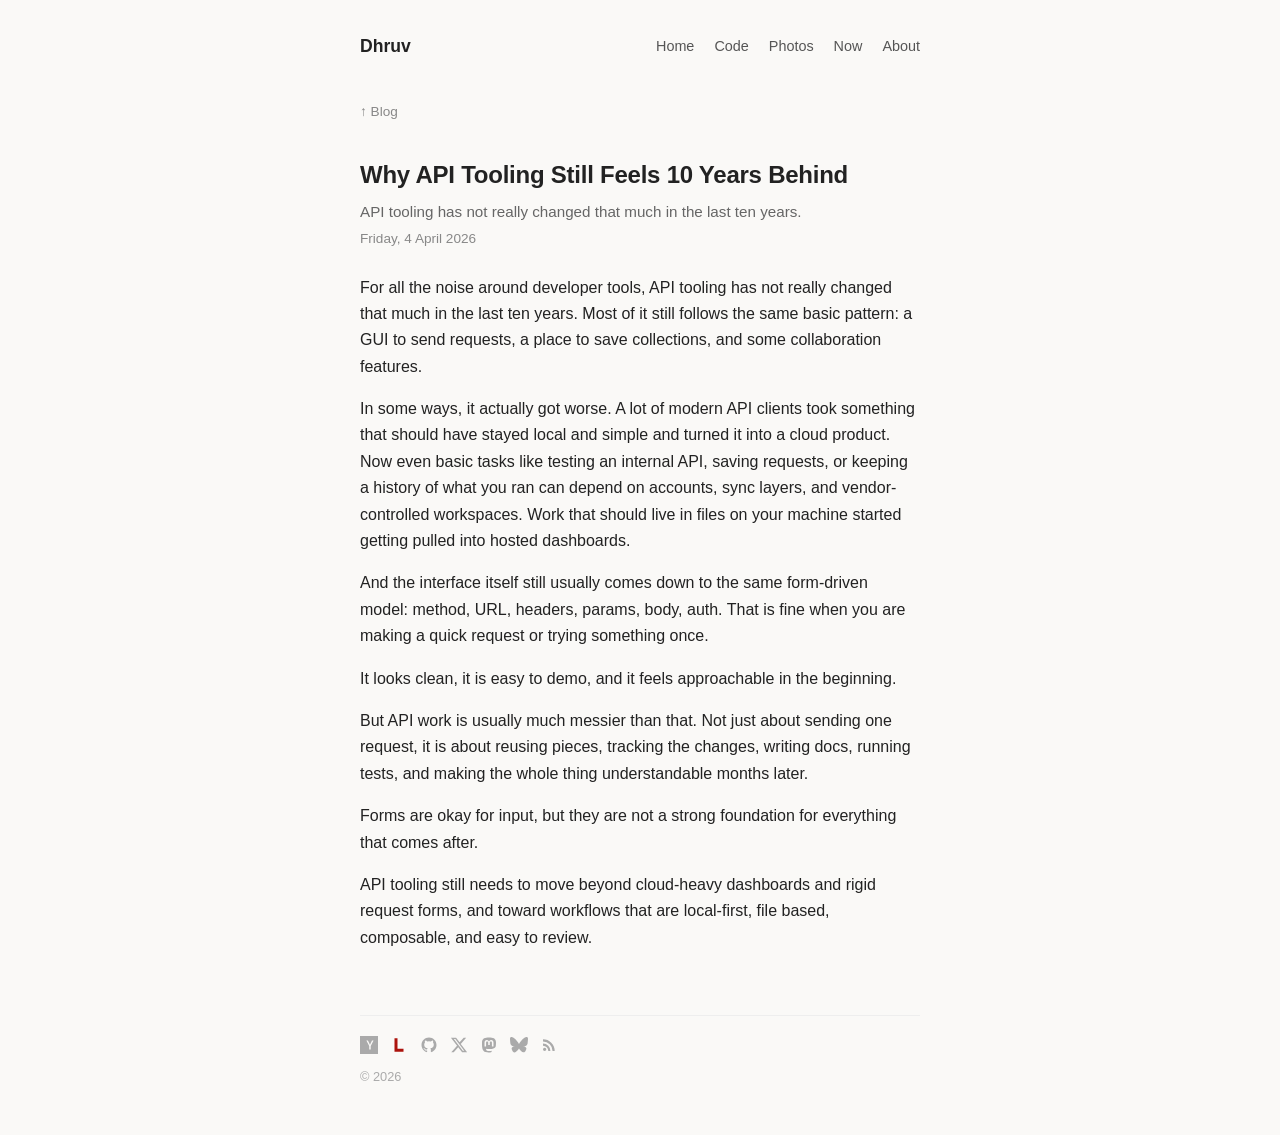
<file: posts/why-api-tooling-still-feels-10-years-behind.html>
<!DOCTYPE html>
<html lang="en">
<head>
  <meta charset="utf-8">
  <meta name="viewport" content="width=device-width, initial-scale=1">
  <meta name="robots" content="index, follow, max-image-preview:large, max-snippet:-1, max-video-preview:-1">
  <title>Why API Tooling Still Feels 10 Years Behind - Dhruv</title>
  <meta name="description" content="API tooling has not really changed that much in the last ten years.">
  <link rel="canonical" href="https://example.com/posts/why-api-tooling-still-feels-10-years-behind.html">
  <link rel="alternate" type="application/rss+xml" title="Dhruv" href="https://example.com/feed.xml">
  <link rel="icon" href="../favicon.svg" type="image/svg+xml">
  <link rel="manifest" href="../site.webmanifest">

  <!-- Open Graph -->
  <meta property="og:title" content="Why API Tooling Still Feels 10 Years Behind">
  <meta property="og:description" content="API tooling has not really changed that much in the last ten years.">
  <meta property="og:type" content="article">
  <meta property="og:url" content="https://example.com/posts/why-api-tooling-still-feels-10-years-behind.html">
  <meta property="og:site_name" content="Dhruv">
  <meta property="article:published_time" content="2026-04-04">
  <meta property="article:author" content="https://example.com/about.html">
  <meta name="twitter:card" content="summary">
  <meta name="twitter:title" content="Why API Tooling Still Feels 10 Years Behind">
  <meta name="twitter:description" content="API tooling has not really changed that much in the last ten years.">
  <!-- JSON-LD -->
  <script type="application/ld+json">
  {
    "@context": "https://schema.org",
    "@type": "BlogPosting",
    "headline": "Why API Tooling Still Feels 10 Years Behind",
    "description": "API tooling has not really changed that much in the last ten years.",
    "url": "https://example.com/posts/why-api-tooling-still-feels-10-years-behind.html",
    "datePublished": "2026-04-04",
    "author": {
      "@type": "Person",
      "name": "Dhruv",
      "url": "https://example.com/about.html"
    },
    "publisher": {
      "@type": "Person",
      "name": "Dhruv"
    },
    "mainEntityOfPage": {
      "@type": "WebPage",
      "@id": "https://example.com/posts/why-api-tooling-still-feels-10-years-behind.html"
    }
  }
  </script>
  <link rel="stylesheet" href="../style.css">

</head>
<body>
  <nav>
    <a href="../" class="site-name">Dhruv</a>
    <div class="nav-links">
      <a href="../">Home</a>
      <a href="../code.html">Code</a>
      <a href="../photos/">Photos</a>
      <a href="../now.html">Now</a>
      <a href="../about.html">About</a>
    </div>
  </nav>

  <main>
    <div class="post-nav">
      <span><a href="../">&uarr; Blog</a></span>
    </div>

    <h1>Why API Tooling Still Feels 10 Years Behind</h1>
    <p class="subtitle">API tooling has not really changed that much in the last ten years.</p>
    <time datetime="2026-04-04">Friday, 4 April 2026</time>

    <div class="post-body">
      <p>For all the noise around developer tools, API tooling has not really changed that much in the last ten years. Most of it still follows the same basic pattern: a GUI to send requests, a place to save collections, and some collaboration features.</p>

      <p>In some ways, it actually got worse. A lot of modern API clients took something that should have stayed local and simple and turned it into a cloud product. Now even basic tasks like testing an internal API, saving requests, or keeping a history of what you ran can depend on accounts, sync layers, and vendor-controlled workspaces. Work that should live in files on your machine started getting pulled into hosted dashboards.</p>

      <p>And the interface itself still usually comes down to the same form-driven model: method, URL, headers, params, body, auth. That is fine when you are making a quick request or trying something once.</p>

      <p>It looks clean, it is easy to demo, and it feels approachable in the beginning.</p>

      <p>But API work is usually much messier than that. Not just about sending one request, it is about reusing pieces, tracking the changes, writing docs, running tests, and making the whole thing understandable months later.</p>

      <p>Forms are okay for input, but they are not a strong foundation for everything that comes after.</p>

      <p>API tooling still needs to move beyond cloud-heavy dashboards and rigid request forms, and toward workflows that are local-first, file based, composable, and easy to review.</p>
    </div>
  </main>

  <footer>
    <div class="social-links">
      <a href="https://news.ycombinator.com/user?id=dhruv3006" title="Hacker News"><svg viewBox="0 0 24 24"><path d="M0 0v24h24V0H0zm12.3 13.3l-3.8-7.2h2.1l2.7 5.4 2.7-5.4h2.1l-3.8 7.2v4.7h-2v-4.7z"/></svg></a>
      <a href="https://lobste.rs/u/dhruvp" title="Lobsters"><svg viewBox="0 0 24 24"><path d="M6 3h4v14h8v4H6V3z" fill="#ac130d"/></svg></a>
      <a href="https://github.com/dp1620" title="GitHub"><svg viewBox="0 0 24 24"><path d="M12 2C6.477 2 2 6.477 2 12c0 4.42 2.865 8.17 6.839 9.49.5.092.682-.217.682-.482 0-.237-.009-.866-.013-1.7-2.782.604-3.369-1.34-3.369-1.34-.454-1.156-1.11-1.463-1.11-1.463-.908-.62.069-.608.069-.608 1.003.07 1.531 1.03 1.531 1.03.892 1.529 2.341 1.087 2.91.831.092-.646.35-1.086.636-1.336-2.22-.253-4.555-1.11-4.555-4.943 0-1.091.39-1.984 1.029-2.683-.103-.253-.446-1.27.098-2.647 0 0 .84-.269 2.75 1.025A9.578 9.578 0 0112 6.836a9.59 9.59 0 012.504.337c1.909-1.294 2.747-1.025 2.747-1.025.546 1.377.203 2.394.1 2.647.64.699 1.028 1.592 1.028 2.683 0 3.842-2.339 4.687-4.566 4.935.359.309.678.919.678 1.852 0 1.336-.012 2.415-.012 2.743 0 .267.18.578.688.48C19.138 20.167 22 16.418 22 12c0-5.523-4.477-10-10-10z"/></svg></a>
      <a href="https://x.com/dhruv2038" title="X"><svg viewBox="0 0 24 24"><path d="M18.244 2.25h3.308l-7.227 8.26 8.502 11.24H16.17l-5.214-6.817L4.99 21.75H1.68l7.73-8.835L1.254 2.25H8.08l4.713 6.231zm-1.161 17.52h1.833L7.084 4.126H5.117z"/></svg></a>
      <a href="https://mastodon.social/@dhruv2038" title="Mastodon" rel="me"><svg viewBox="0 0 24 24"><path d="M21.327 8.566c0-4.339-2.843-5.61-2.843-5.61-1.433-.658-3.894-.935-6.451-.956h-.063c-2.557.021-5.016.298-6.45.956 0 0-2.843 1.272-2.843 5.61 0 .993-.019 2.181.012 3.441.103 4.243.778 8.425 4.701 9.463 1.809.479 3.362.579 4.612.51 2.268-.126 3.541-.809 3.541-.809l-.075-1.646s-1.621.511-3.441.449c-1.804-.062-3.707-.194-3.999-2.409a4.523 4.523 0 01-.04-.621s1.77.432 4.014.535c1.372.063 2.658-.08 3.965-.236 2.506-.299 4.688-1.843 4.962-3.254.431-2.223.396-5.424.396-5.424zm-3.353 5.59h-2.081V9.057c0-1.075-.452-1.62-1.357-1.62-1 0-1.501.647-1.501 1.927v2.791h-2.069V9.364c0-1.28-.501-1.927-1.502-1.927-.904 0-1.357.546-1.357 1.62v5.099H6.026V8.903c0-1.074.273-1.927.823-2.558.566-.631 1.307-.955 2.228-.955 1.065 0 1.872.41 2.405 1.228l.518.869.519-.869c.533-.818 1.34-1.228 2.405-1.228.92 0 1.662.324 2.228.955.549.631.822 1.484.822 2.558v5.253z"/></svg></a>
      <a href="https://bsky.app/profile/dp2038.bsky.social" title="Bluesky"><svg viewBox="0 0 24 24"><path d="M12 10.8c-1.087-2.114-4.046-6.053-6.798-7.995C2.566.944 1.561 1.266.902 1.565.139 1.908 0 3.08 0 3.768c0 .69.378 5.65.596 6.449.764 2.794 3.504 3.72 5.97 3.46-3.326.5-6.24 1.854-3.1 6.504C6.376 24.149 9.428 20.397 12 16.798c2.572 3.599 5.452 7.226 8.534 3.383 3.14-4.65.227-6.003-3.1-6.504 2.466.26 5.206-.666 5.97-3.46C23.622 9.418 24 4.458 24 3.768c0-.69-.139-1.861-.902-2.203-.659-.3-1.664-.62-4.3 1.24C16.046 4.748 13.087 8.687 12 10.8z"/></svg></a>
      <a href="../feed.xml" title="RSS Feed"><svg viewBox="0 0 24 24"><path d="M6.18 15.64a2.18 2.18 0 0 1 2.18 2.18C8.36 19 7.38 20 6.18 20 5 20 4 19 4 17.82a2.18 2.18 0 0 1 2.18-2.18M4 4.44A15.56 15.56 0 0 1 19.56 20h-2.83A12.73 12.73 0 0 0 4 7.27V4.44m0 5.66a9.9 9.9 0 0 1 9.9 9.9h-2.83A7.07 7.07 0 0 0 4 12.93V10.1z"/></svg></a>
    </div>
    <p>&copy; 2026</p>
  </footer>
</body>
</html>
</file>
<file: style.css>
/* Reset */
*, *::before, *::after { box-sizing: border-box; margin: 0; padding: 0; }

/* Base */
body {
  font-family: -apple-system, BlinkMacSystemFont, 'Segoe UI', Helvetica, Arial, sans-serif;
  font-size: 1rem;
  line-height: 1.65;
  color: #222;
  background: #faf9f7;
  max-width: 38rem;
  margin: 0 auto;
  padding: 2rem 1.5rem;
}

/* Links */
a { color: #1a6fb5; text-decoration: none; }
a:hover { text-decoration: underline; }

/* Nav */
nav {
  display: flex;
  justify-content: space-between;
  align-items: center;
  margin-bottom: 2.5rem;
}

.site-name {
  font-weight: 700;
  font-size: 1.1rem;
  color: #222;
  text-decoration: none;
}

.nav-links { display: flex; gap: 1.25rem; }

.nav-links a {
  color: #555;
  font-size: 0.9rem;
}

.nav-links a:hover { color: #222; }

/* Headings */
h1 {
  font-size: 1.5rem;
  font-weight: 700;
  margin-bottom: 0.25rem;
  letter-spacing: -0.01em;
}

h2 {
  font-size: 1.15rem;
  font-weight: 600;
  margin-top: 2rem;
  margin-bottom: 0.75rem;
}

/* Subtitle (below post title) */
.subtitle {
  color: #666;
  font-size: 0.95rem;
  margin-bottom: 0.25rem;
}

/* Date */
time {
  display: block;
  font-size: 0.85rem;
  color: #888;
  margin-bottom: 1.5rem;
}

/* Paragraphs */
p { margin-bottom: 1rem; }

/* Post navigation (← Newer | ↑ Blog | Older →) */
.post-nav {
  display: flex;
  gap: 1.5rem;
  font-size: 0.85rem;
  margin-bottom: 2rem;
  color: #888;
}

.post-nav a { color: #888; }
.post-nav a:hover { color: #222; }

/* Blog post list */
.post-list {
  list-style: none;
  margin: 0;
  padding: 0;
}

.post-list li {
  display: flex;
  gap: 0.75rem;
  padding: 0.3rem 0;
  font-size: 0.95rem;
  line-height: 1.5;
}

.post-list time {
  flex-shrink: 0;
  font-size: 0.85rem;
  color: #888;
  font-variant-numeric: tabular-nums;
  margin-bottom: 0;
  width: 6.5rem;
}

/* Post body */
.post-body { margin-top: 0.5rem; }

.post-body img {
  max-width: 100%;
  height: auto;
  margin: 1.5rem 0;
}

.post-body figure {
  margin: 1.5rem 0;
}

.post-body figcaption {
  font-size: 0.85rem;
  color: #888;
  margin-top: 0.4rem;
  text-align: center;
}

.post-body blockquote {
  border-left: 3px solid #ddd;
  padding-left: 1rem;
  margin: 1.25rem 0;
  color: #555;
  font-style: italic;
}

.post-body code {
  font-family: 'SF Mono', 'Fira Code', Menlo, Consolas, monospace;
  font-size: 0.88em;
  background: #f5f5f5;
  padding: 0.15em 0.35em;
  border-radius: 3px;
}

.post-body pre {
  background: #f5f5f5;
  padding: 1rem;
  border-radius: 3px;
  overflow-x: auto;
  margin: 1.25rem 0;
  line-height: 1.5;
}

.post-body pre code {
  background: none;
  padding: 0;
}

/* Photo grid */
.photo-grid {
  display: grid;
  grid-template-columns: repeat(auto-fill, minmax(280px, 1fr));
  gap: 1rem;
  margin-top: 1.5rem;
}

.photo-grid figure { margin: 0; }

.photo-grid img {
  width: 100%;
  height: auto;
  display: block;
}

.photo-grid figcaption {
  font-size: 0.85rem;
  color: #888;
  margin-top: 0.4rem;
}

/* Footer */
footer {
  margin-top: 4rem;
  padding-top: 1.25rem;
  border-top: 1px solid #eee;
  font-size: 0.8rem;
  color: #aaa;
}

.social-links {
  display: flex;
  gap: 0.75rem;
  flex-wrap: wrap;
  margin-bottom: 0.75rem;
}

.social-links a {
  display: inline-flex;
  align-items: center;
  color: #aaa;
  text-decoration: none;
  transition: color 0.15s;
}

.social-links a:hover { color: #222; }

.social-links svg {
  width: 18px;
  height: 18px;
  fill: currentColor;
}

/* Mobile */
@media (max-width: 480px) {
  body { padding: 1.25rem 1rem; }
  h1 { font-size: 1.3rem; }
  .post-list li { flex-direction: column; gap: 0; }
  .post-list time { width: auto; }
  .photo-grid { grid-template-columns: 1fr; }
  .nav-links { gap: 0.75rem; }
}

/* Print */
@media print {
  body { max-width: 100%; padding: 0; color: #000; background: #fff; }
  nav, footer, .post-nav, .social-links { display: none; }
  a { color: #000; text-decoration: underline; }
  a[href]::after { content: " (" attr(href) ")"; font-size: 0.8em; color: #555; }
  nav a[href]::after, .social-links a[href]::after { content: none; }
  .post-body pre { border: 1px solid #ddd; }
  .photo-grid { grid-template-columns: repeat(2, 1fr); }
}
</file>
